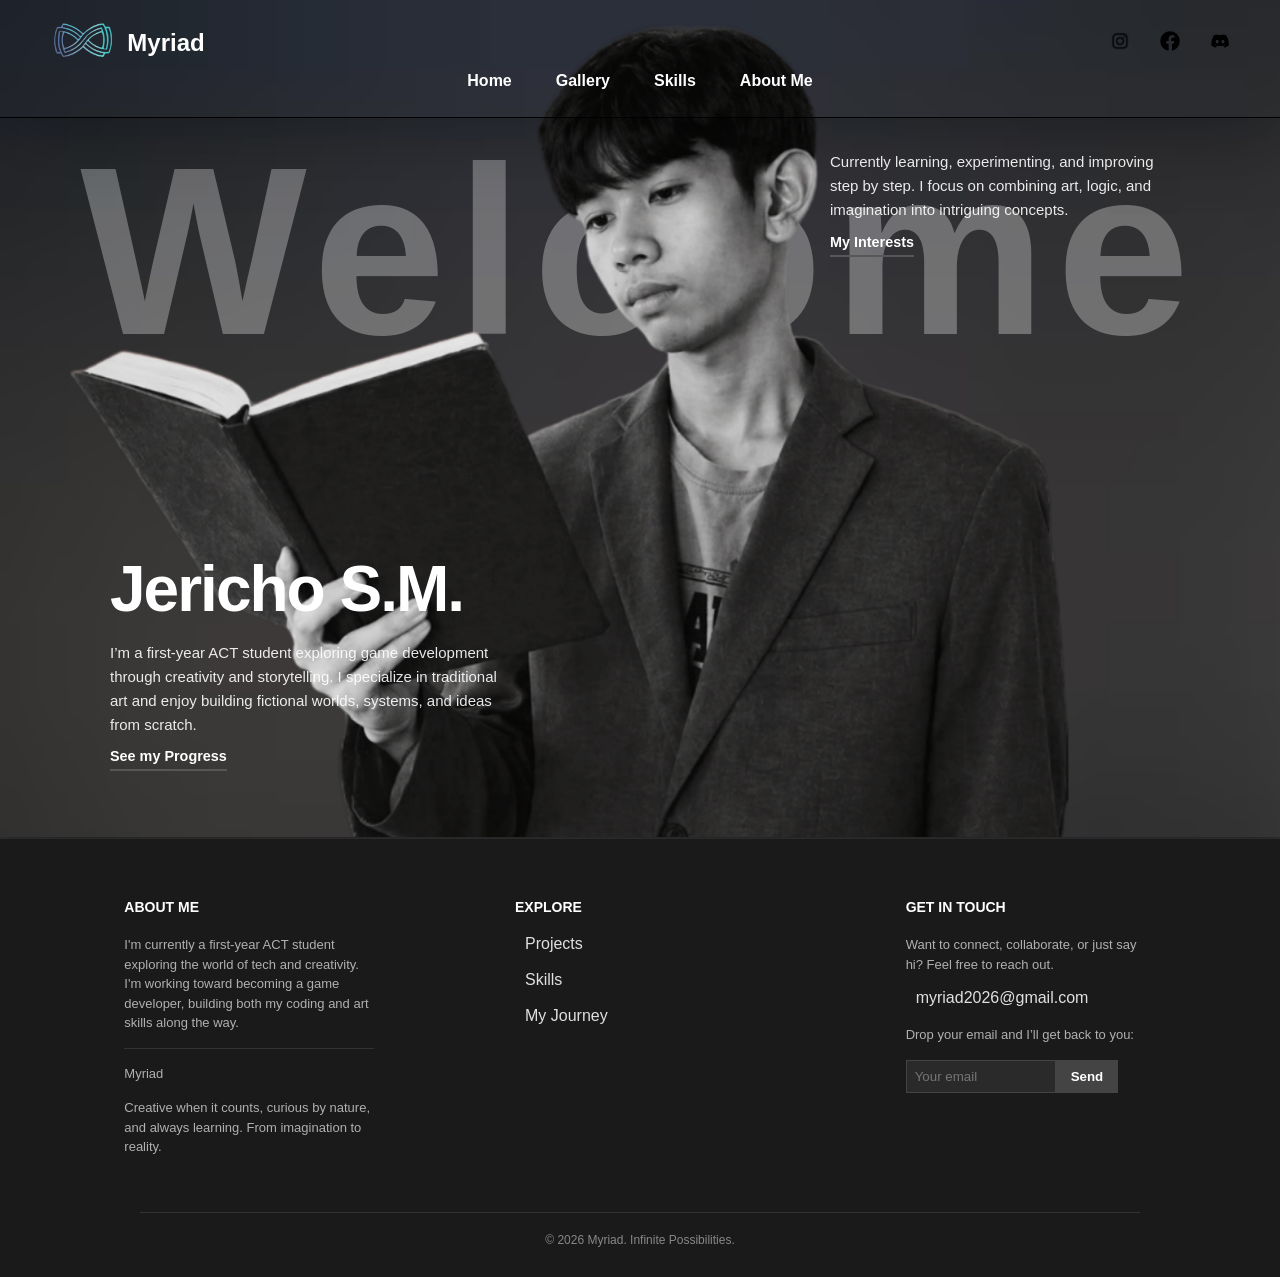
<file: index.html>
<!DOCTYPE html>
<html lang="en">
<head>
    <meta charset="UTF-8">
    <meta name="viewport" content="width=device-width, initial-scale=1.0">
    <title>Myriad</title>
    <link rel="stylesheet" href="css/index.css">
</head>

<body>
    <header class="navigation">
        <div class="top-bar">
            <div class="logo">
                <a href="index.html" class="logo-icon"><img src="images/myriad.png" alt=""></a> <span class="logo-title">Myriad</span>
            </div>
            <div class="social-icons">
                <a href="https://www.instagram.com/caffemehlown/" target="_blank"><img src="images/instagram.webp" alt=""></a> 
                <a href="https://www.facebook.com/jericho.sanmiguel.39" target="_blank"><img src="images/facebook.png" alt=""></a> 
                <a href="https://discord.com/users/1302242375640551486" target="_blank"><img src="images/discord.webp" alt=""></a>
            </div>
        </div>
        <nav class="links">
            <a href="index.html">Home</a>
            <a href="gallery.html">Gallery</a>
            <a href="skills.html">Skills</a>
            <a href="about-me.html">About Me</a>
        </nav>
    </header>

    <div class="hero">
        <div class="hero-content">
            <h1>Welcome</h1>
            <img src="images/hero-bg.png" alt="">
        </div>
    </div>

    <div class="intro">
        <p>Currently learning, experimenting, and improving step by step. 
        I focus on combining art, logic, and imagination into intriguing concepts.</p> 
        <a class="btn-prog" href="interests.html">
            My Interests
        </a>
    </div>

    <div class="intro-two">
        <h2>Jericho S.M.</h2>
        <p>
            I’m a first-year ACT student exploring game development through creativity and storytelling. 
            I specialize in traditional art and enjoy building fictional worlds, systems, and ideas from scratch.
        </p>

        <a href="progress.html" class="btn-prog">See my Progress</a>
    </div>

    <hr class="line">
    
    <footer class="footer">
        <div class="footer-container">
            
            <div class="footer-column">
                <h3 class="footer-title">About Me</h3>
                <p class="footer-text">
                    I'm currently a first-year ACT student exploring the world of tech and creativity. 
                    I'm working toward becoming a game developer, building both my coding and art skills along the way.
                </p>
                
                <div class="tax-box">
                    <p class="footer-text">Myriad</p>
                    <p class="footer-text">
                        Creative when it counts, curious by nature, and always learning. 
                        From imagination to reality.
                    </p>
                </div>
            </div>

            <div class="footer-column">
                <h3 class="footer-title">Explore</h3>
                <p><a href="" class="footer-email">Projects</a></p>
                <br>
                <p><a href="skills.html" class="footer-email">Skills</a></p>
                <br>
                <p><a href="progress.html" class="footer-email">My Journey</a></p>
            </div>

            <div class="footer-column">
                <h3 class="footer-title">Get In Touch</h3>
                <p class="footer-text">
                    Want to connect, collaborate, or just say hi? Feel free to reach out.
                </p>
                
                <a href="mailto:myriad2026@gmail.com" class="footer-email">
                    myriad2026@gmail.com
                </a>
                <br><br>

                <p class="footer-text">Drop your email and I’ll get back to you:</p>
                <form class="subscribe-form">
                    <input type="email" placeholder="Your email">
                    <button type="submit">Send</button>
                </form>
            </div>
        </div>

        <div class="footer-bottom">
            <p class="copyright-text">
                &copy; 2026 Myriad. Infinite Possibilities.
            </p>
        </div>
    </footer>
</body>
</html>
</file>
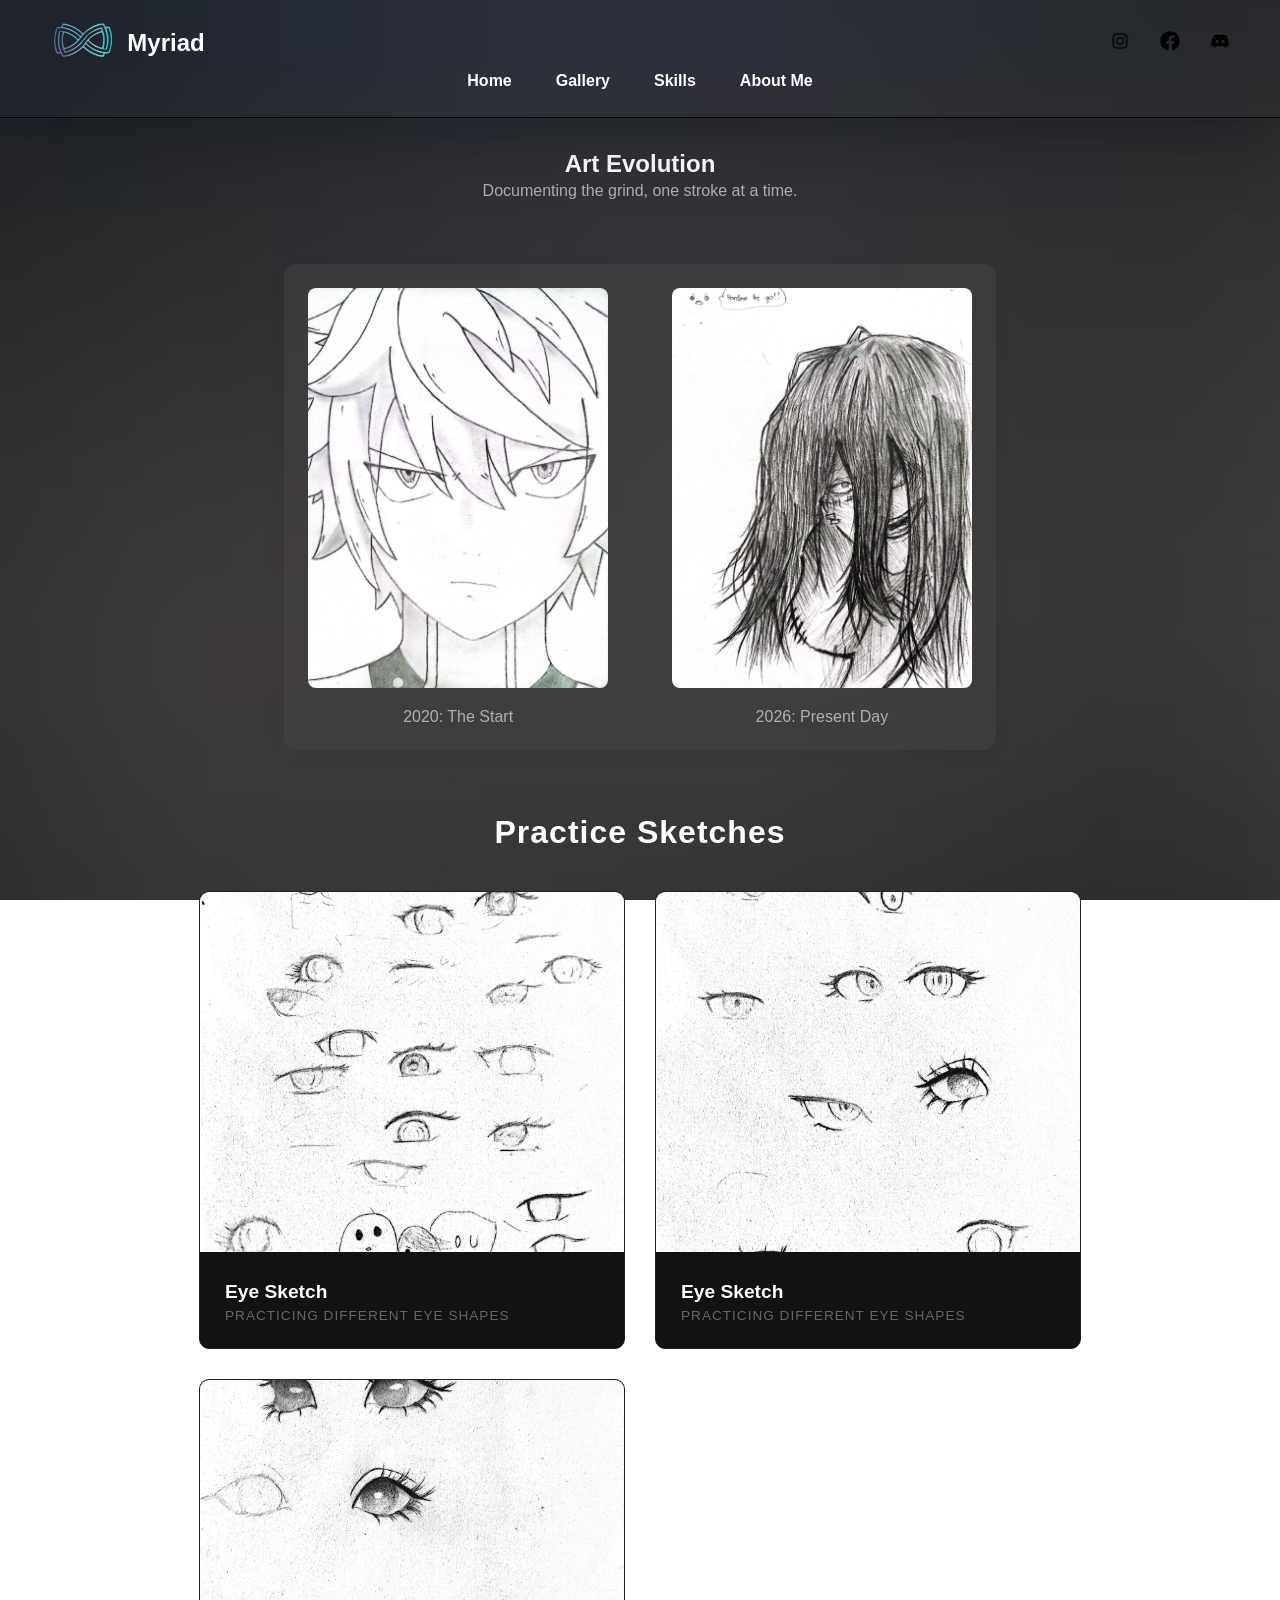
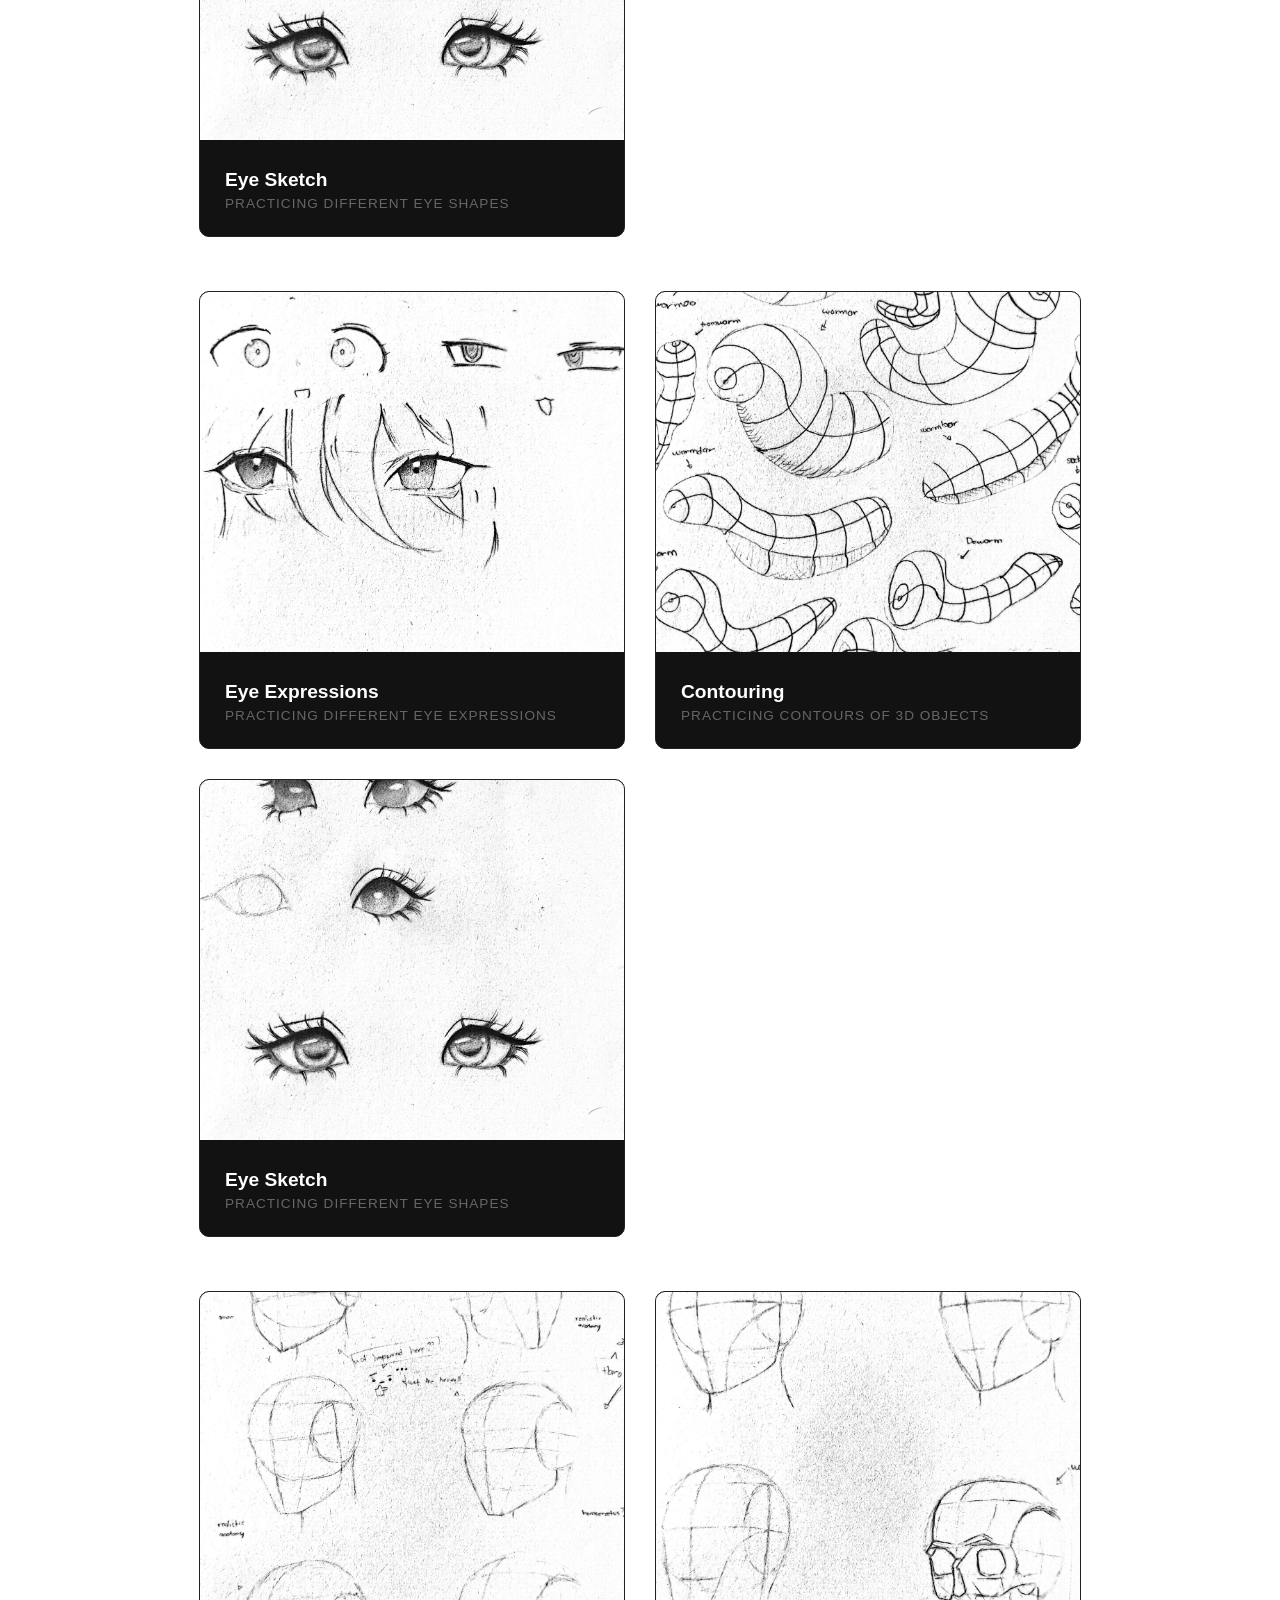
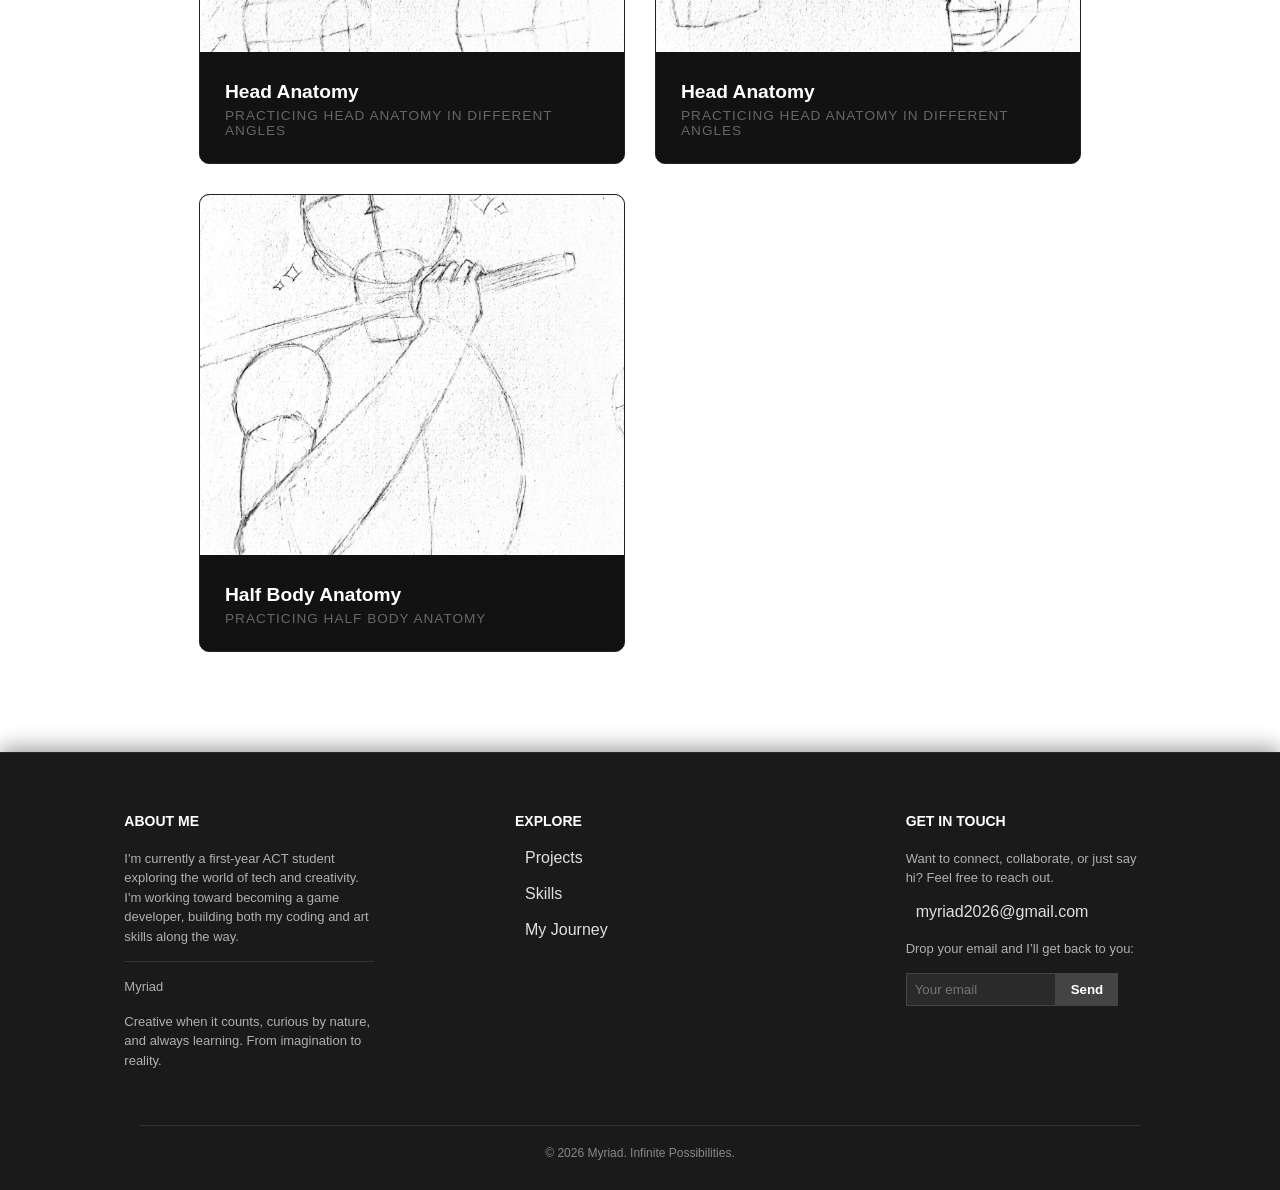
<file: artistry.html>
<!DOCTYPE html>
<html lang="en">
<head>
    <meta charset="UTF-8">
    <meta name="viewport" content="width=device-width, initial-scale=1.0">
    <title>Art Evolution</title>
    <link rel="stylesheet" href="css/style.css">
</head>
<body>

    <header class="navigation">
        <div class="top-bar">
            <div class="logo">
                <a href="index.html" class="logo-icon"><img src="images/myriad.png" alt=""></a> <span class="logo-title">Myriad</span>
            </div>
            <div class="social-icons">
                <a href="https://www.instagram.com/caffemehlown/" target="_blank"><img src="images/instagram.webp" alt=""></a> 
                <a href="https://www.facebook.com/jericho.sanmiguel.39" target="_blank"><img src="images/facebook.png" alt=""></a> 
                <a href="https://discord.com/users/1302242375640551486" target="_blank"><img src="images/discord.webp" alt=""></a>
            </div>
        </div>
        <nav class="links">
            <a href="index.html">Home</a>
            <a href="gallery.html">Gallery</a>
            <a href="skills.html">Skills</a>
            <a href="about-me.html">About Me</a>
        </nav>
    </header>

    <section class="section">
        
            <header class="art-header">
                <h1>Art Evolution</h1>
                <p>Documenting the grind, one stroke at a time.</p>
            </header>

            <div class="comparison-hero">
                <div class="hero-side">
                    <img src="images/before.jpg" alt="">
                    <span class="label">2020: The Start</span>
                </div>
                <div class="hero-side">
                    <img src="images/mahito.jpg" alt="">
                    <span class="label">2026: Present Day</span>
                </div>
            </div>

            <h2 class="art-update">Practice Sketches</h2>

            <div class="gallery-container">

                <div class="gallery-grid">

                    <div class="gallery-card">
                        <img src="images/eyes.jpg" alt="">
                        <div class="card-content">
                            <h3>Eye Sketch</h3>
                            <p>Practicing different eye shapes</p>
                        </div>
                    </div>

                    <div class="gallery-card">
                        <img src="images/eyes2.jpg" alt="">
                        <div class="card-content">
                            <h3>Eye Sketch</h3>
                            <p>Practicing different eye shapes</p>
                        </div>
                    </div>

                    <div class="gallery-card">
                        <img src="images/eyes3.jpg" alt="">
                        <div class="card-content">
                            <h3>Eye Sketch</h3>
                            <p>Practicing different eye shapes</p>
                        </div>
                    </div>

                </div>
                
            </div>

            <br><br><br>

            <div class="gallery-container">

                <div class="gallery-grid">

                    <div class="gallery-card">
                        <img src="images/expressions.jpg" alt="">
                        <div class="card-content">
                            <h3>Eye Expressions</h3>
                            <p>Practicing different eye expressions</p>
                        </div>
                    </div>

                    <div class="gallery-card">
                        <img src="images/contouring.jpg" alt="">
                        <div class="card-content">
                            <h3>Contouring</h3>
                            <p>Practicing contours of 3D objects</p>
                        </div>
                    </div>

                    <div class="gallery-card">
                        <img src="images/eyes3.jpg" alt="">
                        <div class="card-content">
                            <h3>Eye Sketch</h3>
                            <p>Practicing different eye shapes</p>
                        </div>
                    </div>

                </div>
                
            </div>

            <br><br><br>

            <div class="gallery-container">

                <div class="gallery-grid">

                    <div class="gallery-card">
                        <img src="images/head-anatomy.jpg" alt="">
                        <div class="card-content">
                            <h3>Head Anatomy</h3>
                            <p>Practicing head anatomy in different angles</p>
                        </div>
                    </div>

                    <div class="gallery-card">
                        <img src="images/head-anatomy2.jpg" alt="">
                        <div class="card-content">
                            <h3>Head Anatomy</h3>
                            <p>Practicing head anatomy in different angles</p>
                        </div>
                    </div>

                    <div class="gallery-card">
                        <img src="images/halfbody-anatomy.jpg" alt="">
                        <div class="card-content">
                            <h3>Half Body Anatomy</h3>
                            <p>Practicing half body anatomy</p>
                        </div>
                    </div>

                </div>
                
            </div>
        
    </section>
    
    <footer class="footer">
        <div class="footer-container">
            
            <div class="footer-column">
                <h3 class="footer-title">About Me</h3>
                <p class="footer-text">
                    I'm currently a first-year ACT student exploring the world of tech and creativity. 
                    I'm working toward becoming a game developer, building both my coding and art skills along the way.
                </p>
                
                <div class="tax-box">
                    <p class="footer-text">Myriad</p>
                    <p class="footer-text">
                        Creative when it counts, curious by nature, and always learning. 
                        From imagination to reality.
                    </p>
                </div>
            </div>

            <div class="footer-column">
                <h3 class="footer-title">Explore</h3>
                <p><a href="" class="footer-email">Projects</a></p>
                <br>
                <p><a href="skills.html" class="footer-email">Skills</a></p>
                <br>
                <p><a href="progress.html" class="footer-email">My Journey</a></p>
            </div>

            <div class="footer-column">
                <h3 class="footer-title">Get In Touch</h3>
                <p class="footer-text">
                    Want to connect, collaborate, or just say hi? Feel free to reach out.
                </p>
                
                <a href="mailto:myriad2026@gmail.com" class="footer-email">
                    myriad2026@gmail.com
                </a>
                <br><br>

                <p class="footer-text">Drop your email and I’ll get back to you:</p>
                <form class="subscribe-form">
                    <input type="email" placeholder="Your email">
                    <button type="submit">Send</button>
                </form>
            </div>
        </div>

        <div class="footer-bottom">
            <p class="copyright-text">
                &copy; 2026 Myriad. Infinite Possibilities.
            </p>
        </div>
    </footer>
</body>
</html>
</file>
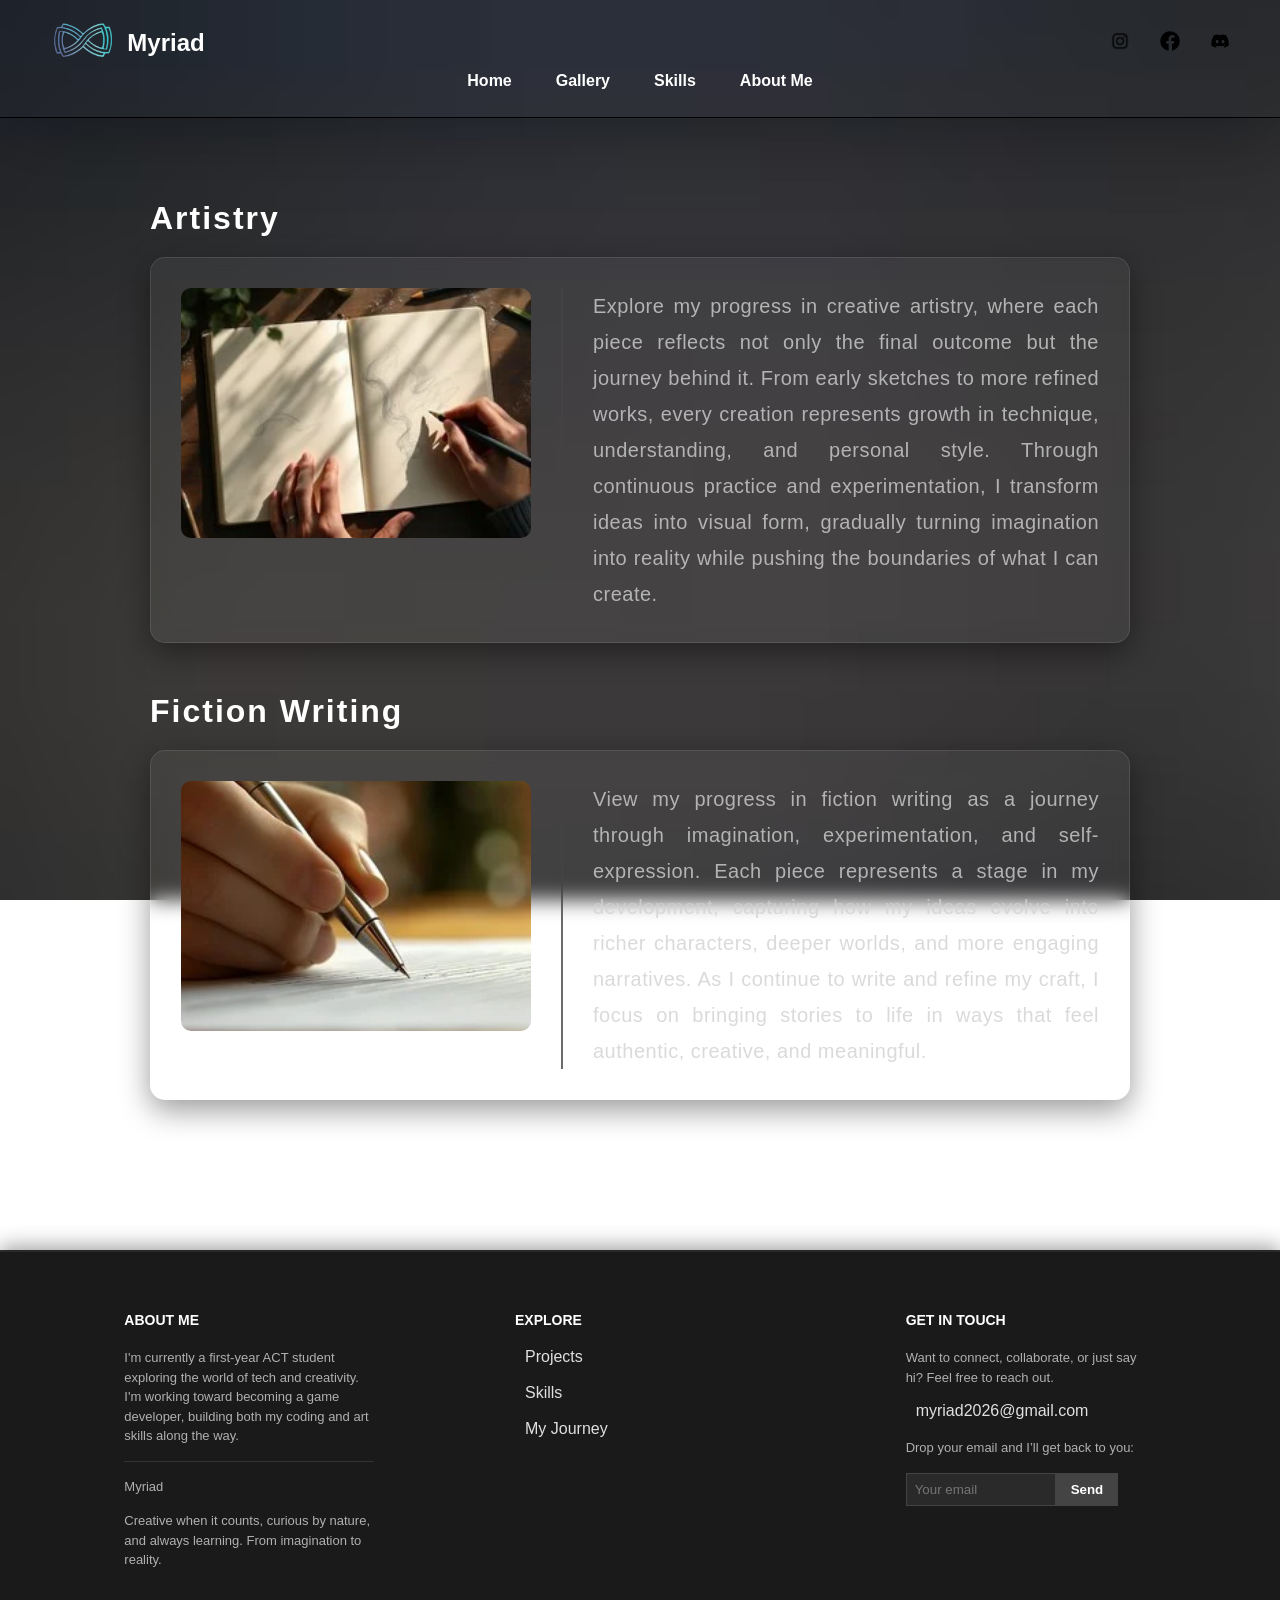
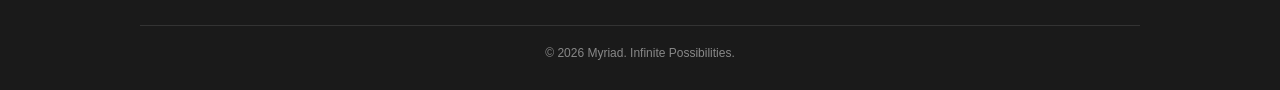
<file: progress.html>
<!DOCTYPE html>
<html lang="en">
<head>
    <meta charset="UTF-8">
    <meta name="viewport" content="width=device-width, initial-scale=1.0">
    <title>Progress</title>
    <link rel="stylesheet" href="css/other.css">
    </head>
<body>
    <header class="navigation">
        <div class="top-bar">
            <div class="logo">
                <a href="index.html" class="logo-icon"><img src="images/myriad.png" alt=""></a> <span class="logo-title">Myriad</span>
            </div>
            <div class="social-icons">
                <a href="https://www.instagram.com/caffemehlown/" target="_blank"><img src="images/instagram.webp" alt=""></a> 
                <a href="https://www.facebook.com/jericho.sanmiguel.39" target="_blank"><img src="images/facebook.png" alt=""></a> 
                <a href="https://discord.com/users/1302242375640551486" target="_blank"><img src="images/discord.webp" alt=""></a>
            </div>
        </div>
        <nav class="links">
            <a href="index.html">Home</a>
            <a href="gallery.html">Gallery</a>
            <a href="skills.html">Skills</a>
            <a href="about-me.html">About Me</a>
        </nav>
    </header>

    <section class="section">
        <div class="progress-container">
            
            <h1>Artistry</h1>
            <a href="artistry.html">
                <div class="progress-row">
                    <img src="images/artistry.webp" alt="">
                    <p>Explore my progress in creative artistry, where each piece reflects not only the final outcome but the journey behind it. From early sketches to more refined works, every creation represents growth in technique, understanding, and personal style. Through continuous practice and experimentation, I transform ideas into visual form, gradually turning imagination into reality while pushing the boundaries of what I can create.</p>
                </div>
            </a>
            
            <h1>Fiction Writing</h1>
            <a href="world-building.html">
                <div class="progress-row">
                    <img src="images/fiction.webp" alt="">
                    <p>View my progress in fiction writing as a journey through imagination, experimentation, and self-expression. Each piece represents a stage in my development, capturing how my ideas evolve into richer characters, deeper worlds, and more engaging narratives. As I continue to write and refine my craft, I focus on bringing stories to life in ways that feel authentic, creative, and meaningful.</p>
                </div>
            </a>
        </div>
    </section>
            
    <hr class="line">

    <footer class="footer">
        <div class="footer-container">
            
            <div class="footer-column">
                <h3 class="footer-title">About Me</h3>
                <p class="footer-text">
                    I'm currently a first-year ACT student exploring the world of tech and creativity. 
                    I'm working toward becoming a game developer, building both my coding and art skills along the way.
                </p>
                
                <div class="tax-box">
                    <p class="footer-text">Myriad</p>
                    <p class="footer-text">
                        Creative when it counts, curious by nature, and always learning. 
                        From imagination to reality.
                    </p>
                </div>
            </div>

            <div class="footer-column">
                <h3 class="footer-title">Explore</h3>
                <p><a href="" class="footer-email">Projects</a></p>
                <br>
                <p><a href="skills.html" class="footer-email">Skills</a></p>
                <br>
                <p><a href="progress.html" class="footer-email">My Journey</a></p>
            </div>

            <div class="footer-column">
                <h3 class="footer-title">Get In Touch</h3>
                <p class="footer-text">
                    Want to connect, collaborate, or just say hi? Feel free to reach out.
                </p>
                
                <a href="mailto:myriad2026@gmail.com" class="footer-email">
                    myriad2026@gmail.com
                </a>
                <br><br>

                <p class="footer-text">Drop your email and I’ll get back to you:</p>
                <form class="subscribe-form">
                    <input type="email" placeholder="Your email">
                    <button type="submit">Send</button>
                </form>
            </div>
        </div>

        <div class="footer-bottom">
            <p class="copyright-text">
                &copy; 2026 Myriad. Infinite Possibilities.
            </p>
        </div>
    </footer>
</body>
</html>
</file>
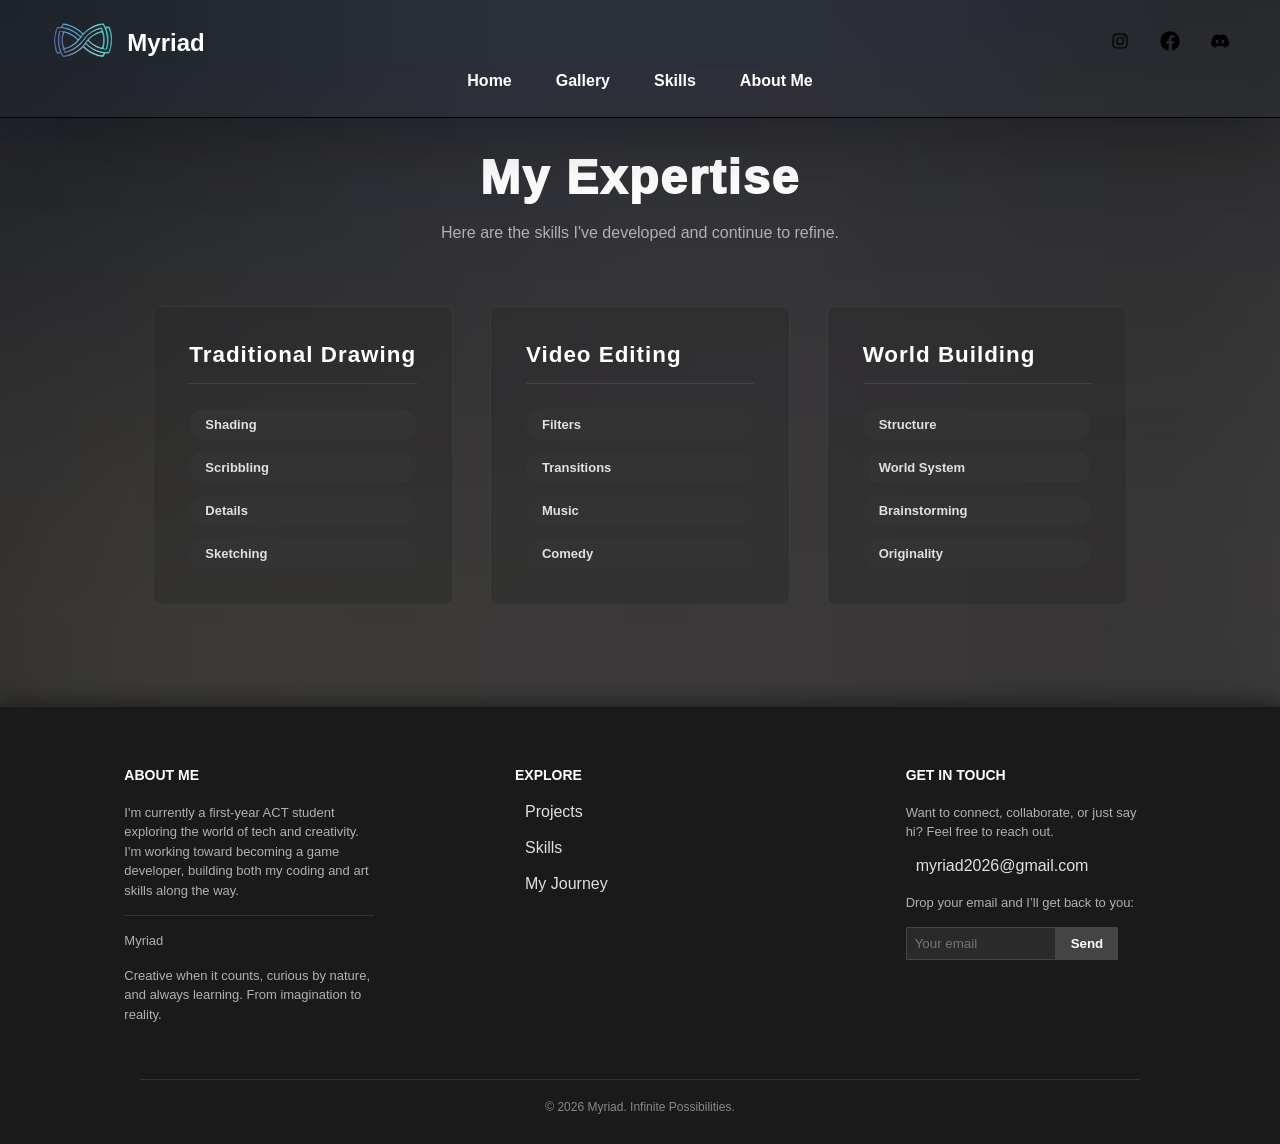
<file: skills.html>
<!DOCTYPE html>
<html lang="en">
<head>
    <meta charset="UTF-8">
    <meta name="viewport" content="width=device-width, initial-scale=1.0">
    <title>Skills</title>
    <link rel="stylesheet" href="css/style.css">
    </head>
<body>
    <header class="navigation">
        <div class="top-bar">
            <div class="logo">
                <a href="index.html" class="logo-icon"><img src="images/myriad.png" alt=""></a> <span class="logo-title">Myriad</span>
            </div>
            <div class="social-icons">
                <a href="https://www.instagram.com/caffemehlown/" target="_blank"><img src="images/instagram.webp" alt=""></a> 
                <a href="https://www.facebook.com/jericho.sanmiguel.39" target="_blank"><img src="images/facebook.png" alt=""></a> 
                <a href="https://discord.com/users/1302242375640551486" target="_blank"><img src="images/discord.webp" alt=""></a>
            </div>
        </div>
        <nav class="links">
            <a href="index.html">Home</a>
            <a href="gallery.html">Gallery</a>
            <a href="skills.html">Skills</a>
            <a href="about-me.html">About Me</a>
        </nav>
    </header>

    <section class="section">
        <div class="skills-container">
            <div class="skills-header">
                <h2>My Expertise</h2>
                <p>Here are the skills I've developed and continue to refine.</p>
            </div>

            <div class="skills">
                <a href="traditional-drawing.html">
                    <div class="skill-card">
                        <h3>Traditional Drawing</h3>
                        <div class="skill-tags">
                            <span>Shading</span>
                            <span>Scribbling</span>
                            <span>Details</span>
                            <span>Sketching</span>
                        </div>
                    </div>
                </a>

                <a href="video-editing.html">
                    <div class="skill-card">
                        <h3>Video Editing</h3>
                        <div class="skill-tags">
                            <span>Filters</span>
                            <span>Transitions</span>
                            <span>Music</span>
                            <span>Comedy</span>
                        </div>
                    </div>
                </a>

                <a href="world-building.html">
                    <div class="skill-card">
                        <h3>World Building</h3>
                        <div class="skill-tags">
                            <span>Structure</span>
                            <span>World System</span>
                            <span>Brainstorming</span>
                            <span>Originality</span>
                        </div>
                    </div>
                </a>
            </div>
        </div>
    </section>

    <hr class="line">

    <footer class="footer">
        <div class="footer-container">
            
            <div class="footer-column">
                <h3 class="footer-title">About Me</h3>
                <p class="footer-text">
                    I'm currently a first-year ACT student exploring the world of tech and creativity. 
                    I'm working toward becoming a game developer, building both my coding and art skills along the way.
                </p>
                
                <div class="tax-box">
                    <p class="footer-text">Myriad</p>
                    <p class="footer-text">
                        Creative when it counts, curious by nature, and always learning. 
                        From imagination to reality.
                    </p>
                </div>
            </div>

            <div class="footer-column">
                <h3 class="footer-title">Explore</h3>
                <p><a href="" class="footer-email">Projects</a></p>
                <br>
                <p><a href="skills.html" class="footer-email">Skills</a></p>
                <br>
                <p><a href="progress.html" class="footer-email">My Journey</a></p>
            </div>

            <div class="footer-column">
                <h3 class="footer-title">Get In Touch</h3>
                <p class="footer-text">
                    Want to connect, collaborate, or just say hi? Feel free to reach out.
                </p>
                
                <a href="mailto:myriad2026@gmail.com" class="footer-email">
                    myriad2026@gmail.com
                </a>
                <br><br>

                <p class="footer-text">Drop your email and I’ll get back to you:</p>
                <form class="subscribe-form">
                    <input type="email" placeholder="Your email">
                    <button type="submit">Send</button>
                </form>
            </div>
        </div>

        <div class="footer-bottom">
            <p class="copyright-text">
                &copy; 2026 Myriad. Infinite Possibilities.
            </p>
        </div>
    </footer>
</body>
</html>
</file>
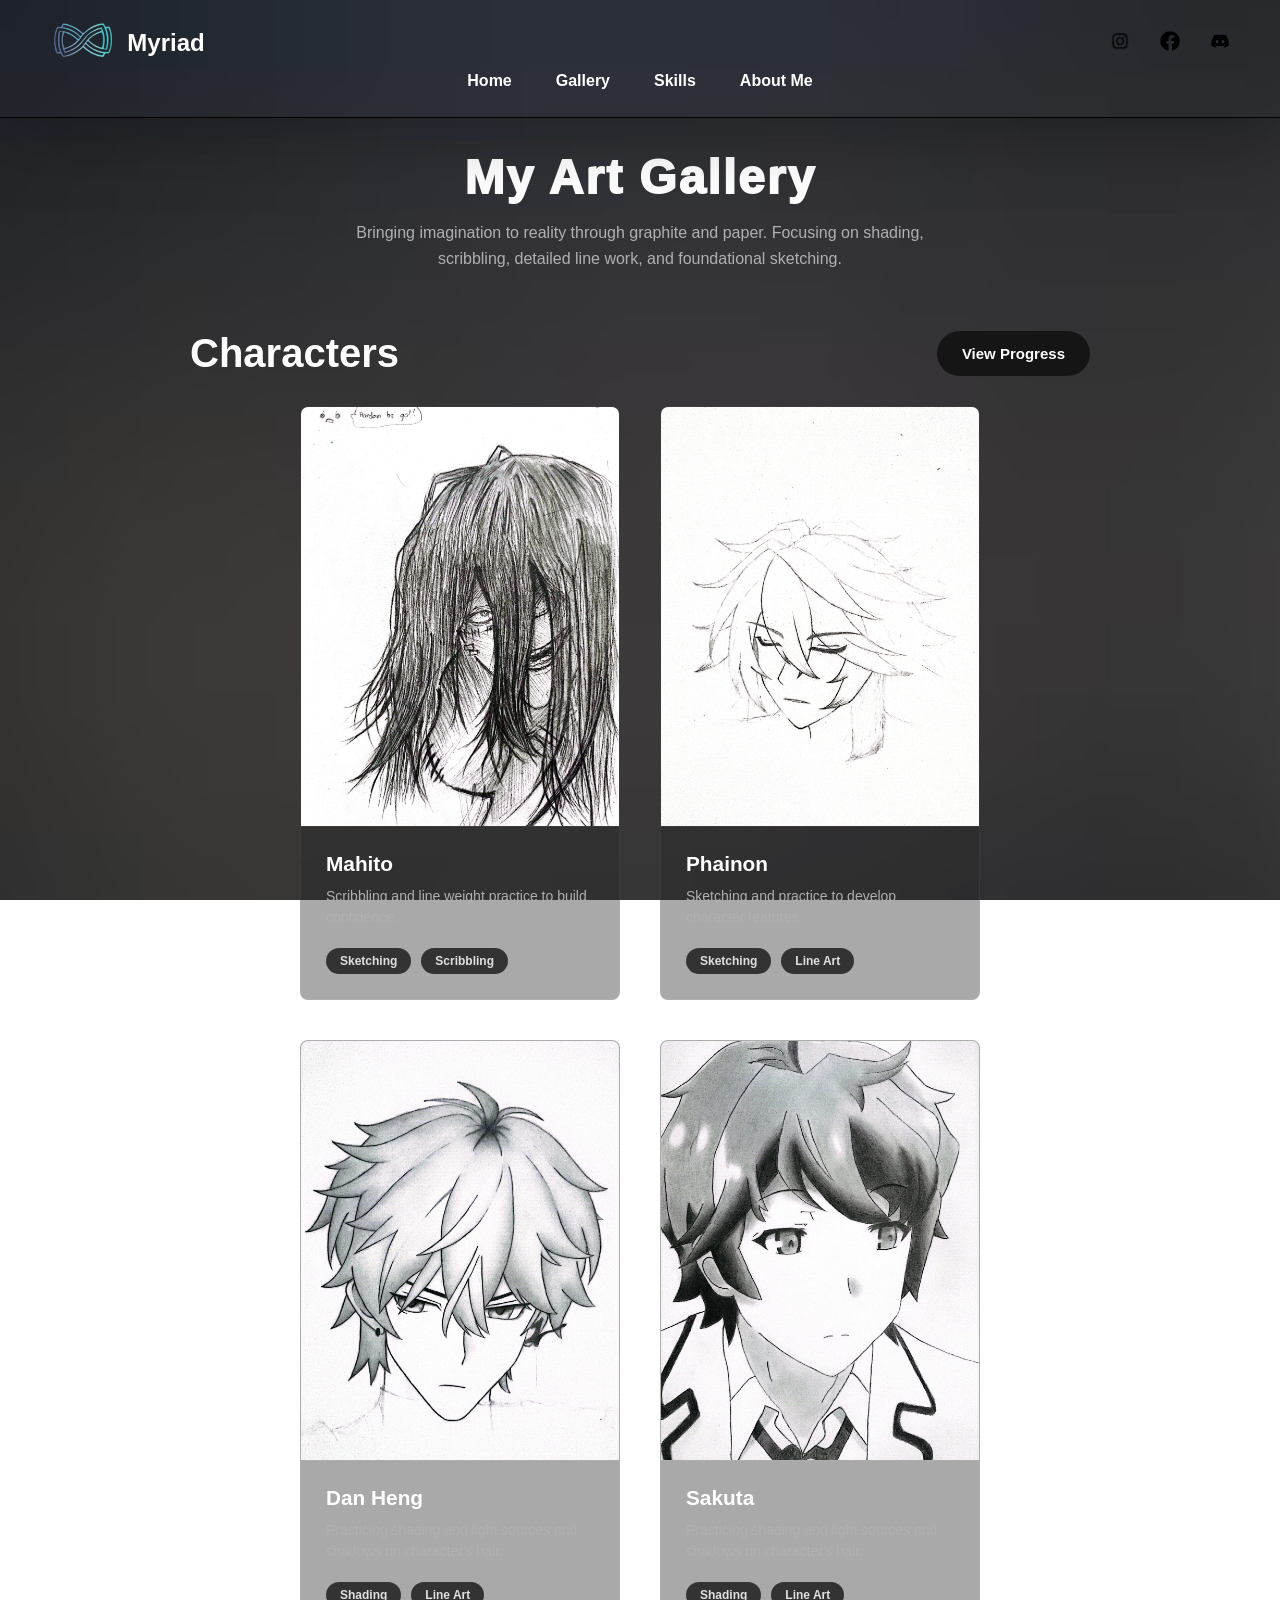
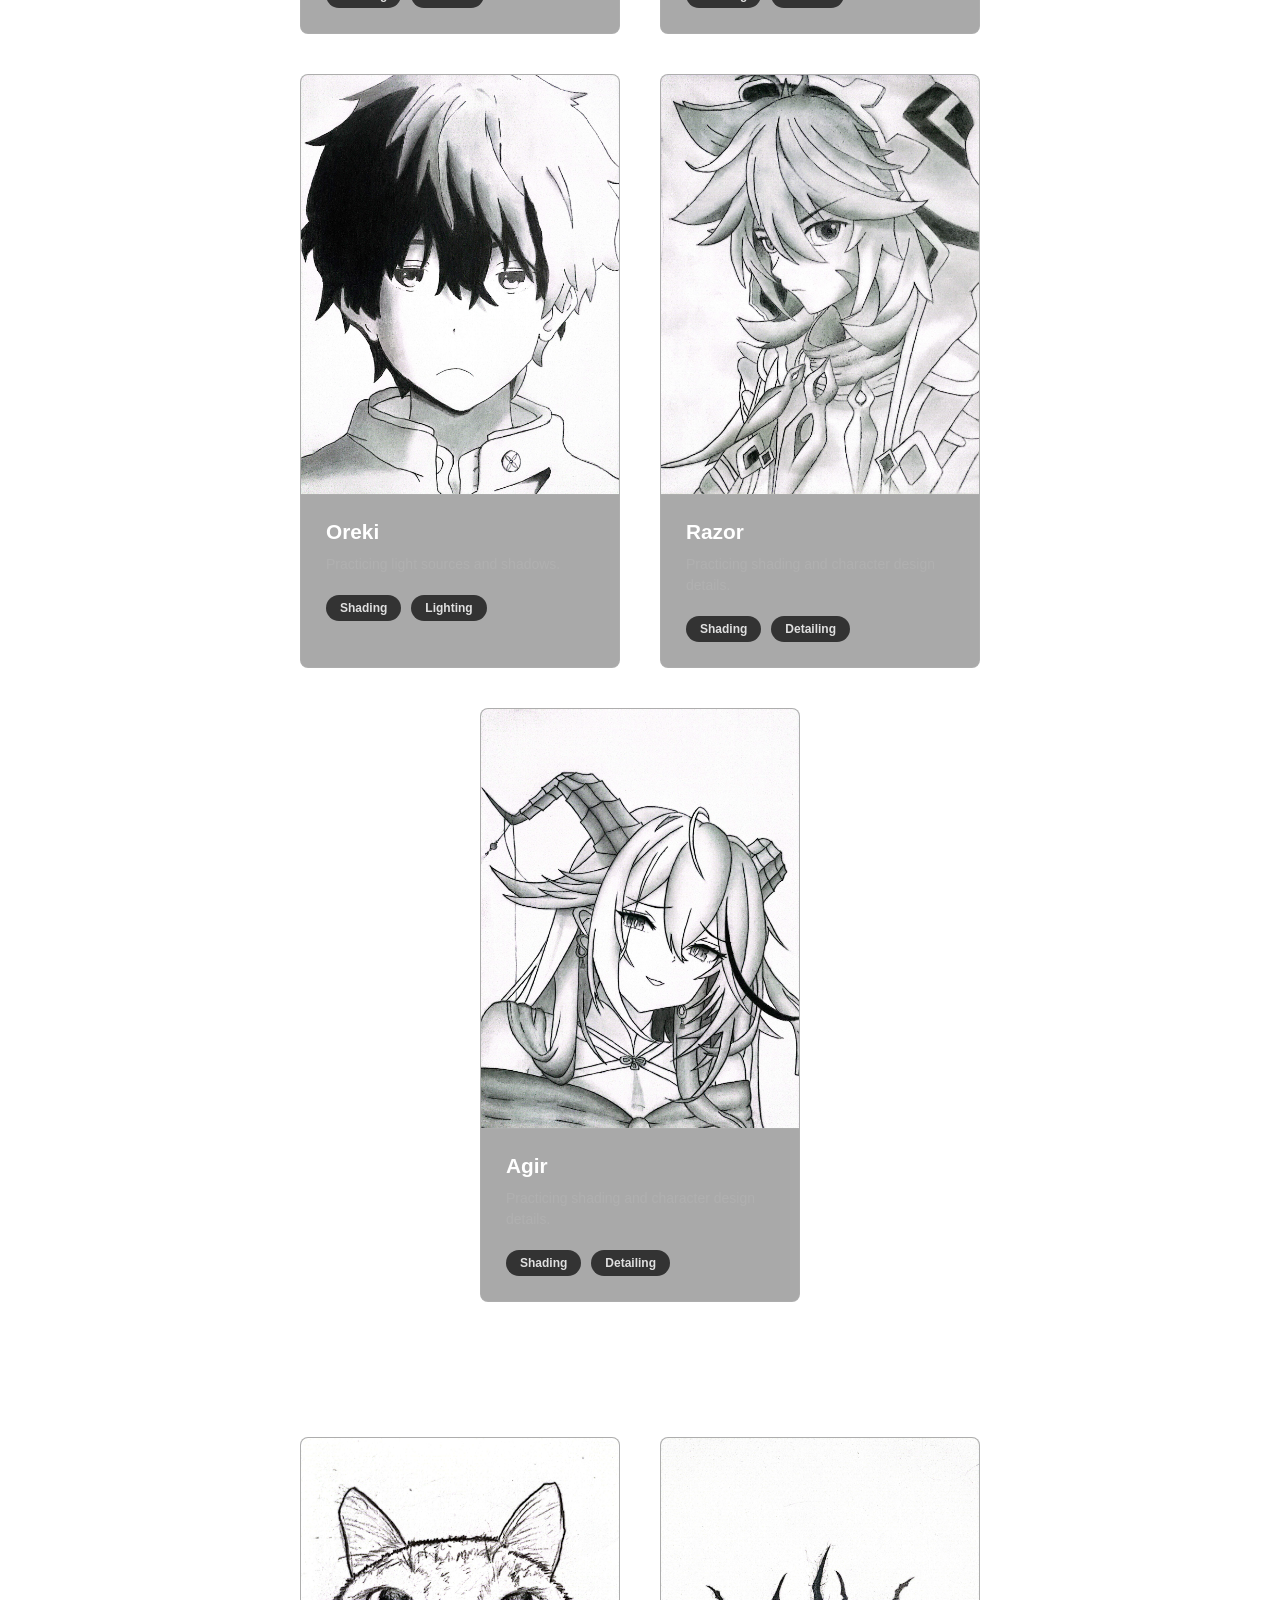
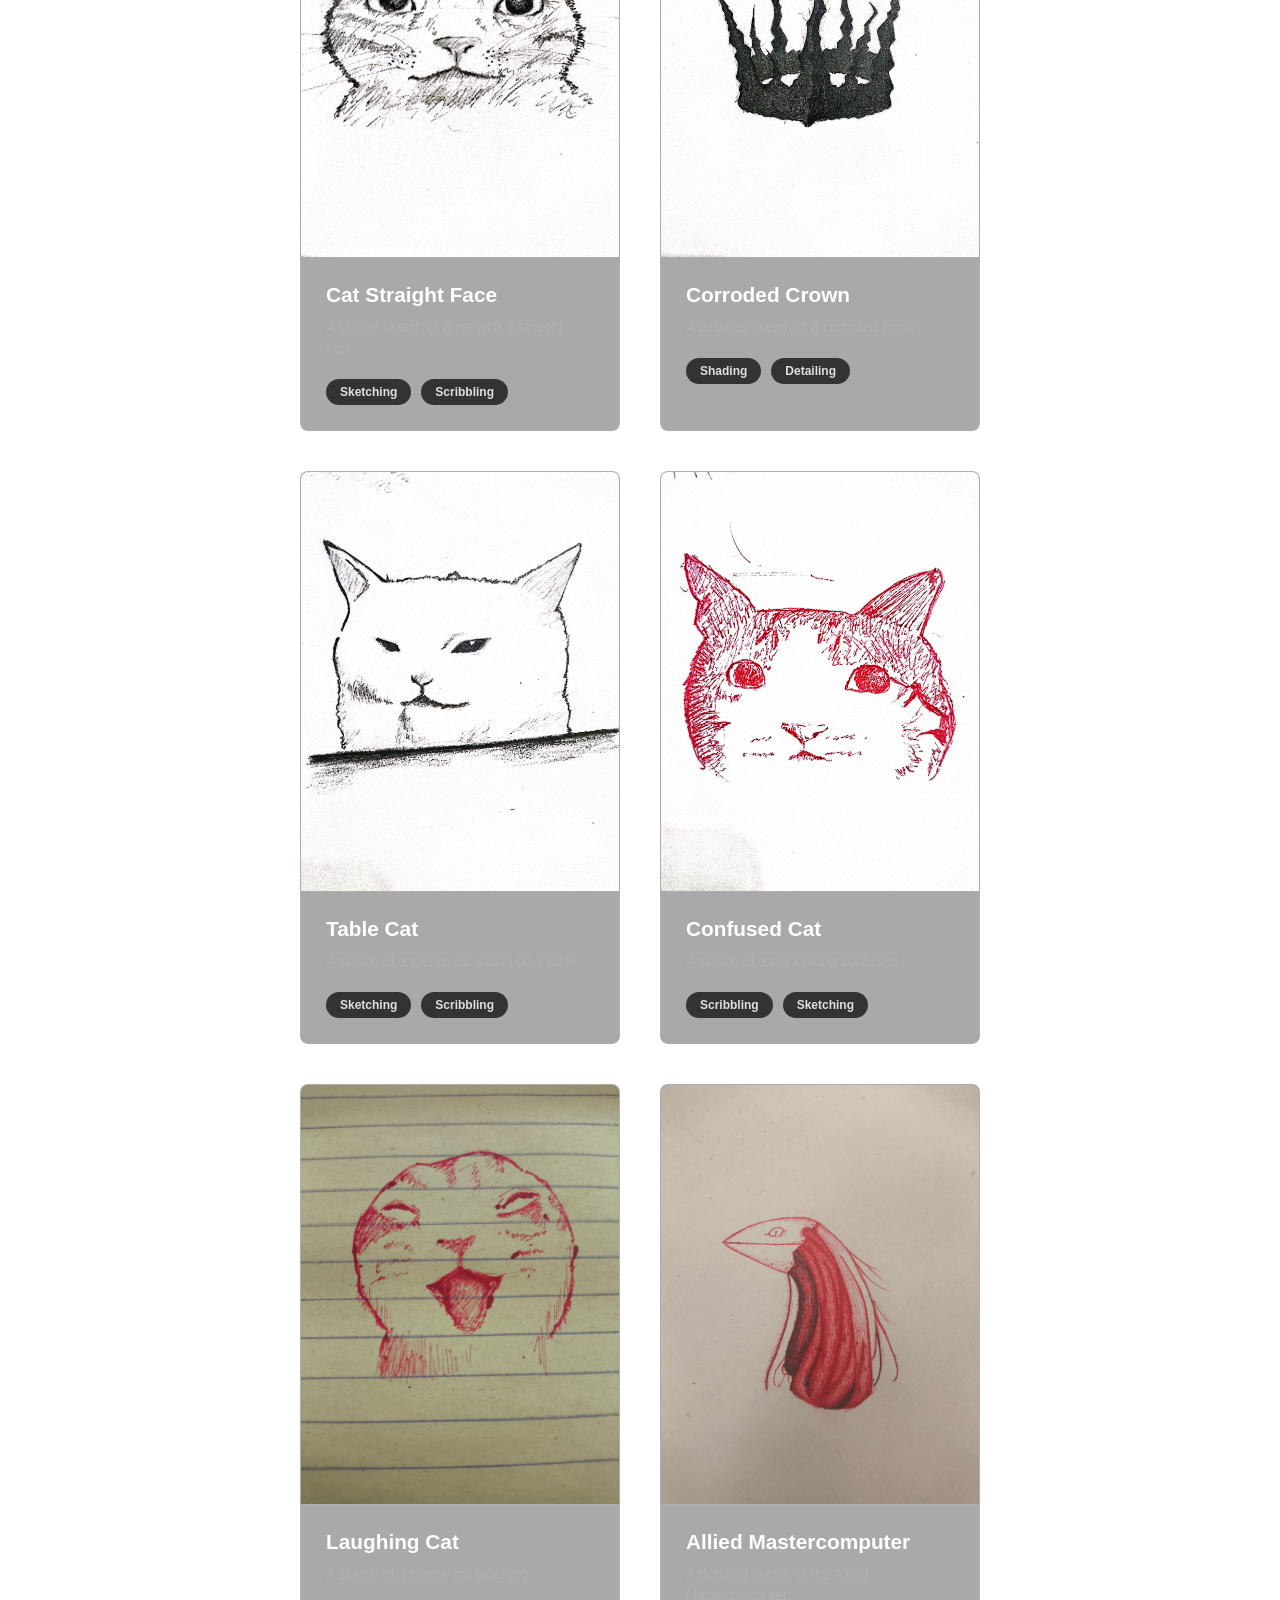
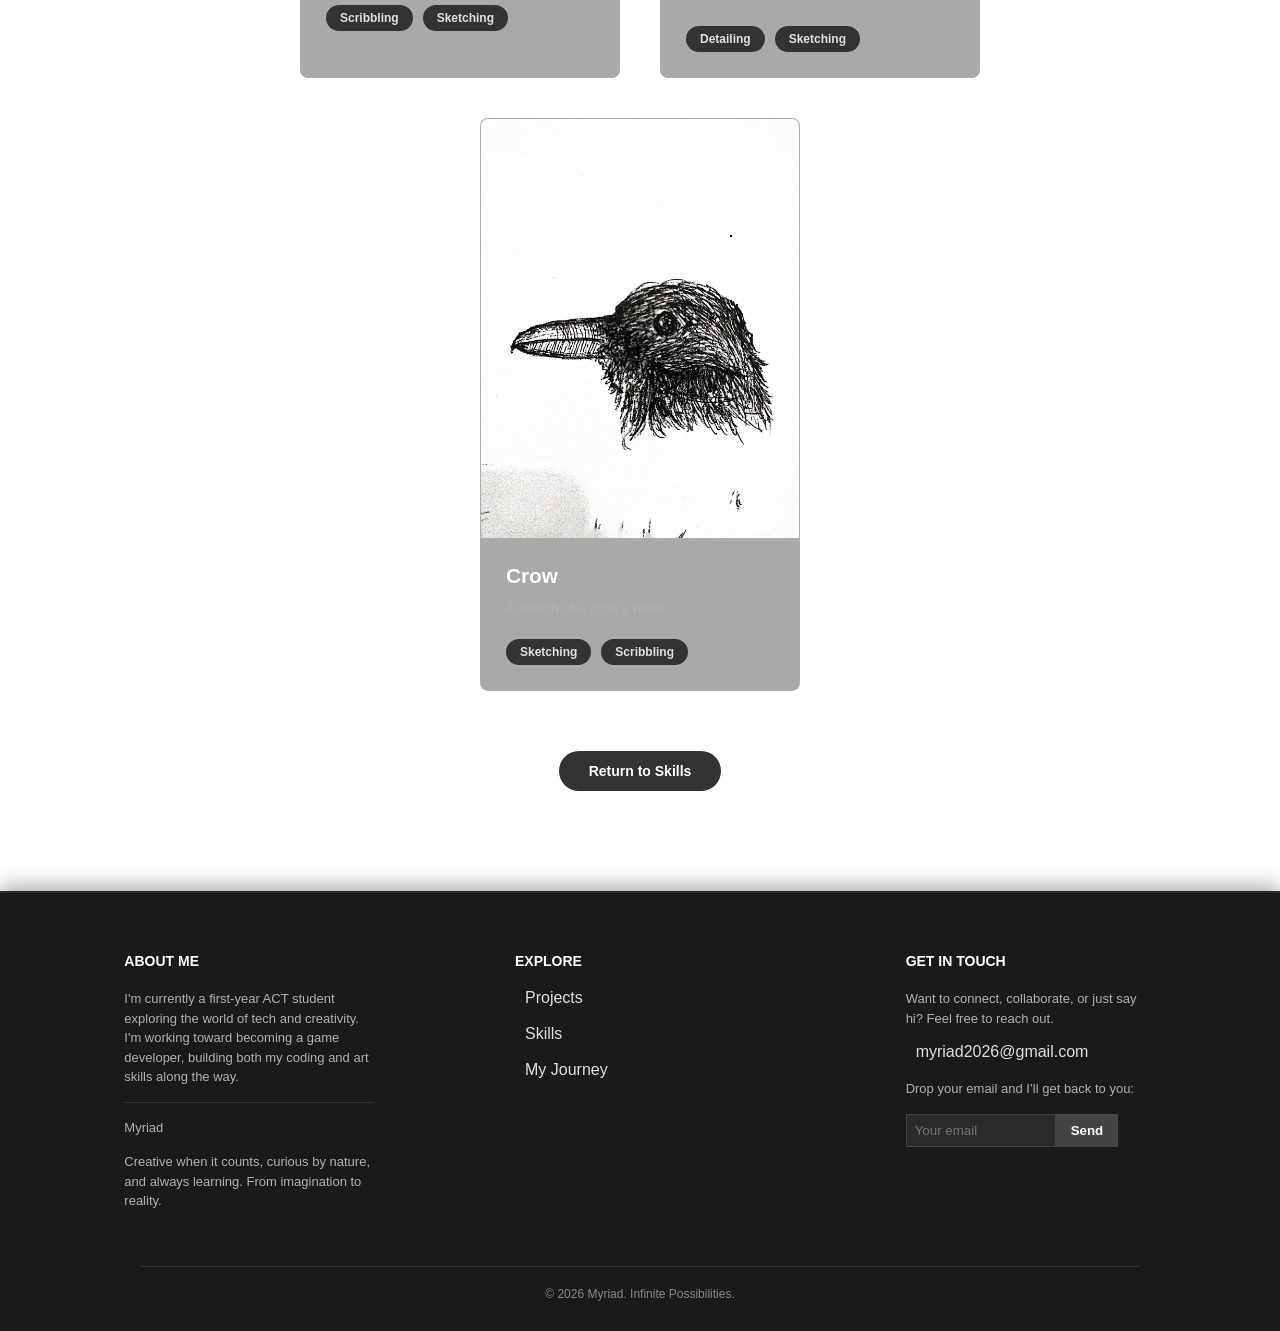
<file: traditional-drawing.html>
<!DOCTYPE html>
<html lang="en">
<head>
    <meta charset="UTF-8">
    <meta name="viewport" content="width=device-width, initial-scale=1.0">
    <title>Traditional Drawing</title>
    <link rel="stylesheet" href="css/style.css">
    </head>
<body>
    <header class="navigation">
        <div class="top-bar">
            <div class="logo">
                <a href="index.html" class="logo-icon"><img src="images/myriad.png" alt=""></a> <span class="logo-title">Myriad</span>
            </div>
            <div class="social-icons">
                <a href="https://www.instagram.com/caffemehlown/" target="_blank"><img src="images/instagram.webp" alt=""></a> 
                <a href="https://www.facebook.com/jericho.sanmiguel.39" target="_blank"><img src="images/facebook.png" alt=""></a> 
                <a href="https://discord.com/users/1302242375640551486" target="_blank"><img src="images/discord.webp" alt=""></a>
            </div>
        </div>
        <nav class="links">
            <a href="index.html">Home</a>
            <a href="gallery.html">Gallery</a>
            <a href="skills.html">Skills</a>
            <a href="about-me.html">About Me</a>
        </nav>
    </header>

    <section class="section">
        <div class="skills-container">
            <div class="skills-header">
                <h2>My Art Gallery</h2>
                <p>Bringing imagination to reality through graphite and paper. Focusing on shading, scribbling, detailed line work, and foundational sketching.</p>
            </div>

            <div class="skills-header-two">
                <h1>Characters</h1>
               <a href="artistry.html" class="btn-progress">View Progress</a>
            </div>

            <div class="art-showcase">

                <div class="art-card">
                    <div class="art-image">
                        <img src="images/mahito.jpg" alt="">
                    </div>
                    <div class="art-info">
                        <h3>Mahito</h3>
                        <p>Scribbling and line weight practice to build confidence.</p>
                        <div class="pill-tags">
                            <span class="tag">Sketching</span>
                            <span class="tag">Scribbling</span>
                        </div>
                    </div>
                </div>

                <div class="art-card">
                    <div class="art-image">
                        <img src="images/phainon.jpg" alt="">
                    </div>
                    <div class="art-info">
                        <h3>Phainon</h3>
                        <p>Sketching and practice to develop character features.</p>
                        <div class="pill-tags">
                            <span class="tag">Sketching</span>
                            <span class="tag">Line Art</span>
                        </div>
                    </div>
                </div>

                <div class="art-card">
                    <div class="art-image">
                        <img src="images/danheng.jpg" alt="">
                    </div>
                    <div class="art-info">
                        <h3>Dan Heng</h3>
                        <p>Practicing shading and light sources and shadows on character's hair.</p>
                        <div class="pill-tags">
                            <span class="tag">Shading</span>
                            <span class="tag">Line Art</span>
                        </div>
                    </div>
                </div>

                <div class="art-card">
                    <div class="art-image">
                        <img src="images/sakuta.jpg" alt="">
                    </div>
                    <div class="art-info">
                        <h3>Sakuta</h3>
                        <p>Practicing shading and light sources and shadows on character's hair.</p>
                        <div class="pill-tags">
                            <span class="tag">Shading</span>
                            <span class="tag">Line Art</span>
                        </div>
                    </div>
                </div>

                <div class="art-card">
                    <div class="art-image">
                        <img src="images/oreki.jpg" alt="">
                    </div>
                    <div class="art-info">
                        <h3>Oreki</h3>
                        <p>Practicing light sources and shadows.</p>
                        <div class="pill-tags">
                            <span class="tag">Shading</span>
                            <span class="tag">Lighting</span>
                        </div>
                    </div>
                </div>

                <div class="art-card">
                    <div class="art-image">
                        <img src="images/razor.jpg" alt="">
                    </div>
                    <div class="art-info">
                        <h3>Razor</h3>
                        <p>Practicing shading and character design details.</p>
                        <div class="pill-tags">
                            <span class="tag">Shading</span>
                            <span class="tag">Detailing</span>
                        </div>
                    </div>
                </div>

                <div class="art-card">
                    <div class="art-image">
                        <img src="images/agir.jpg" alt="">
                    </div>
                    <div class="art-info">
                        <h3>Agir</h3>
                        <p>Practicing shading and character design details.</p>
                        <div class="pill-tags">
                            <span class="tag">Shading</span>
                            <span class="tag">Detailing</span>
                        </div>
                    </div>
                </div>

            </div>

            

            <div class="skills-header-two">
                <h1>Other</h1>
            </div>

            <div class="art-showcase">

                <div class="art-card">
                    <div class="art-image">
                        <img src="images/nah-id-meow.jpg" alt="">
                    </div>
                    <div class="art-info">
                        <h3>Cat Straight Face</h3>
                        <p>A simple sketch of a cat with a straight face.</p>
                        <div class="pill-tags">
                            <span class="tag">Sketching</span>
                            <span class="tag">Scribbling</span>
                        </div>
                    </div>
                </div>

                <div class="art-card">
                    <div class="art-image">
                        <img src="images/crown.jpg" alt="">
                    </div>
                    <div class="art-info">
                        <h3>Corroded Crown</h3>
                        <p>A detailed sketch of a corroded crown.</p>
                        <div class="pill-tags">
                            <span class="tag">Shading</span>
                            <span class="tag">Detailing</span>
                        </div>
                    </div>
                </div>

                <div class="art-card">
                    <div class="art-image">
                        <img src="images/table-cat.jpg" alt="">
                    </div>
                    <div class="art-info">
                        <h3>Table Cat</h3>
                        <p>A sketch of a meme cat sitting on a table.</p>
                        <div class="pill-tags">
                            <span class="tag">Sketching</span>
                            <span class="tag">Scribbling</span>
                        </div>
                    </div>
                </div>

                <div class="art-card">
                    <div class="art-image">
                        <img src="images/cat-confused.jpg" alt="">
                    </div>
                    <div class="art-info">
                        <h3>Confused Cat</h3>
                        <p>A sketch of a cat looking confused.</p>
                        <div class="pill-tags">
                            <span class="tag">Scribbling</span>
                            <span class="tag">Sketching</span>
                        </div>
                    </div>
                </div>

                <div class="art-card">
                    <div class="art-image">
                        <img src="images/laughing-cat.jpg" alt="">
                    </div>
                    <div class="art-info">
                        <h3>Laughing Cat</h3>
                        <p>A sketch of a meme cat laughing.</p>
                        <div class="pill-tags">
                            <span class="tag">Scribbling</span>
                            <span class="tag">Sketching</span>
                        </div>
                    </div>
                </div>

                <div class="art-card">
                    <div class="art-image">
                        <img src="images/allied-mastercomputer.jpg" alt="">
                    </div>
                    <div class="art-info">
                        <h3>Allied Mastercomputer</h3>
                        <p>A detailed sketch of the Allied Mastercomputer.</p>
                        <div class="pill-tags">
                            <span class="tag">Detailing</span>
                            <span class="tag">Sketching</span>
                        </div>
                    </div>
                </div>

                <div class="art-card">
                    <div class="art-image">
                        <img src="images/crow.jpg" alt="">
                    </div>
                    <div class="art-info">
                        <h3>Crow</h3>
                        <p>A sketch of a crow's head.</p>
                        <div class="pill-tags">
                            <span class="tag">Sketching</span>
                            <span class="tag">Scribbling</span>
                        </div>
                    </div>
                </div>

            </div>

            <div class="back-link">
                <a href="skills.html" class="btn-return">Return to Skills</a>
            </div>

        </div>
    </section>
            
    <hr class="line">

    <footer class="footer">
        <div class="footer-container">
            
            <div class="footer-column">
                <h3 class="footer-title">About Me</h3>
                <p class="footer-text">
                    I'm currently a first-year ACT student exploring the world of tech and creativity. 
                    I'm working toward becoming a game developer, building both my coding and art skills along the way.
                </p>
                
                <div class="tax-box">
                    <p class="footer-text">Myriad</p>
                    <p class="footer-text">
                        Creative when it counts, curious by nature, and always learning. 
                        From imagination to reality.
                    </p>
                </div>
            </div>

            <div class="footer-column">
                <h3 class="footer-title">Explore</h3>
                <p><a href="" class="footer-email">Projects</a></p>
                <br>
                <p><a href="skills.html" class="footer-email">Skills</a></p>
                <br>
                <p><a href="progress.html" class="footer-email">My Journey</a></p>
            </div>

            <div class="footer-column">
                <h3 class="footer-title">Get In Touch</h3>
                <p class="footer-text">
                    Want to connect, collaborate, or just say hi? Feel free to reach out.
                </p>
                
                <a href="mailto:myriad2026@gmail.com" class="footer-email">
                    myriad2026@gmail.com
                </a>
                <br><br>

                <p class="footer-text">Drop your email and I’ll get back to you:</p>
                <form class="subscribe-form">
                    <input type="email" placeholder="Your email">
                    <button type="submit">Send</button>
                </form>
            </div>
        </div>

        <div class="footer-bottom">
            <p class="copyright-text">
                &copy; 2026 Myriad. Infinite Possibilities.
            </p>
        </div>
    </footer>
</body>
</html>
</file>
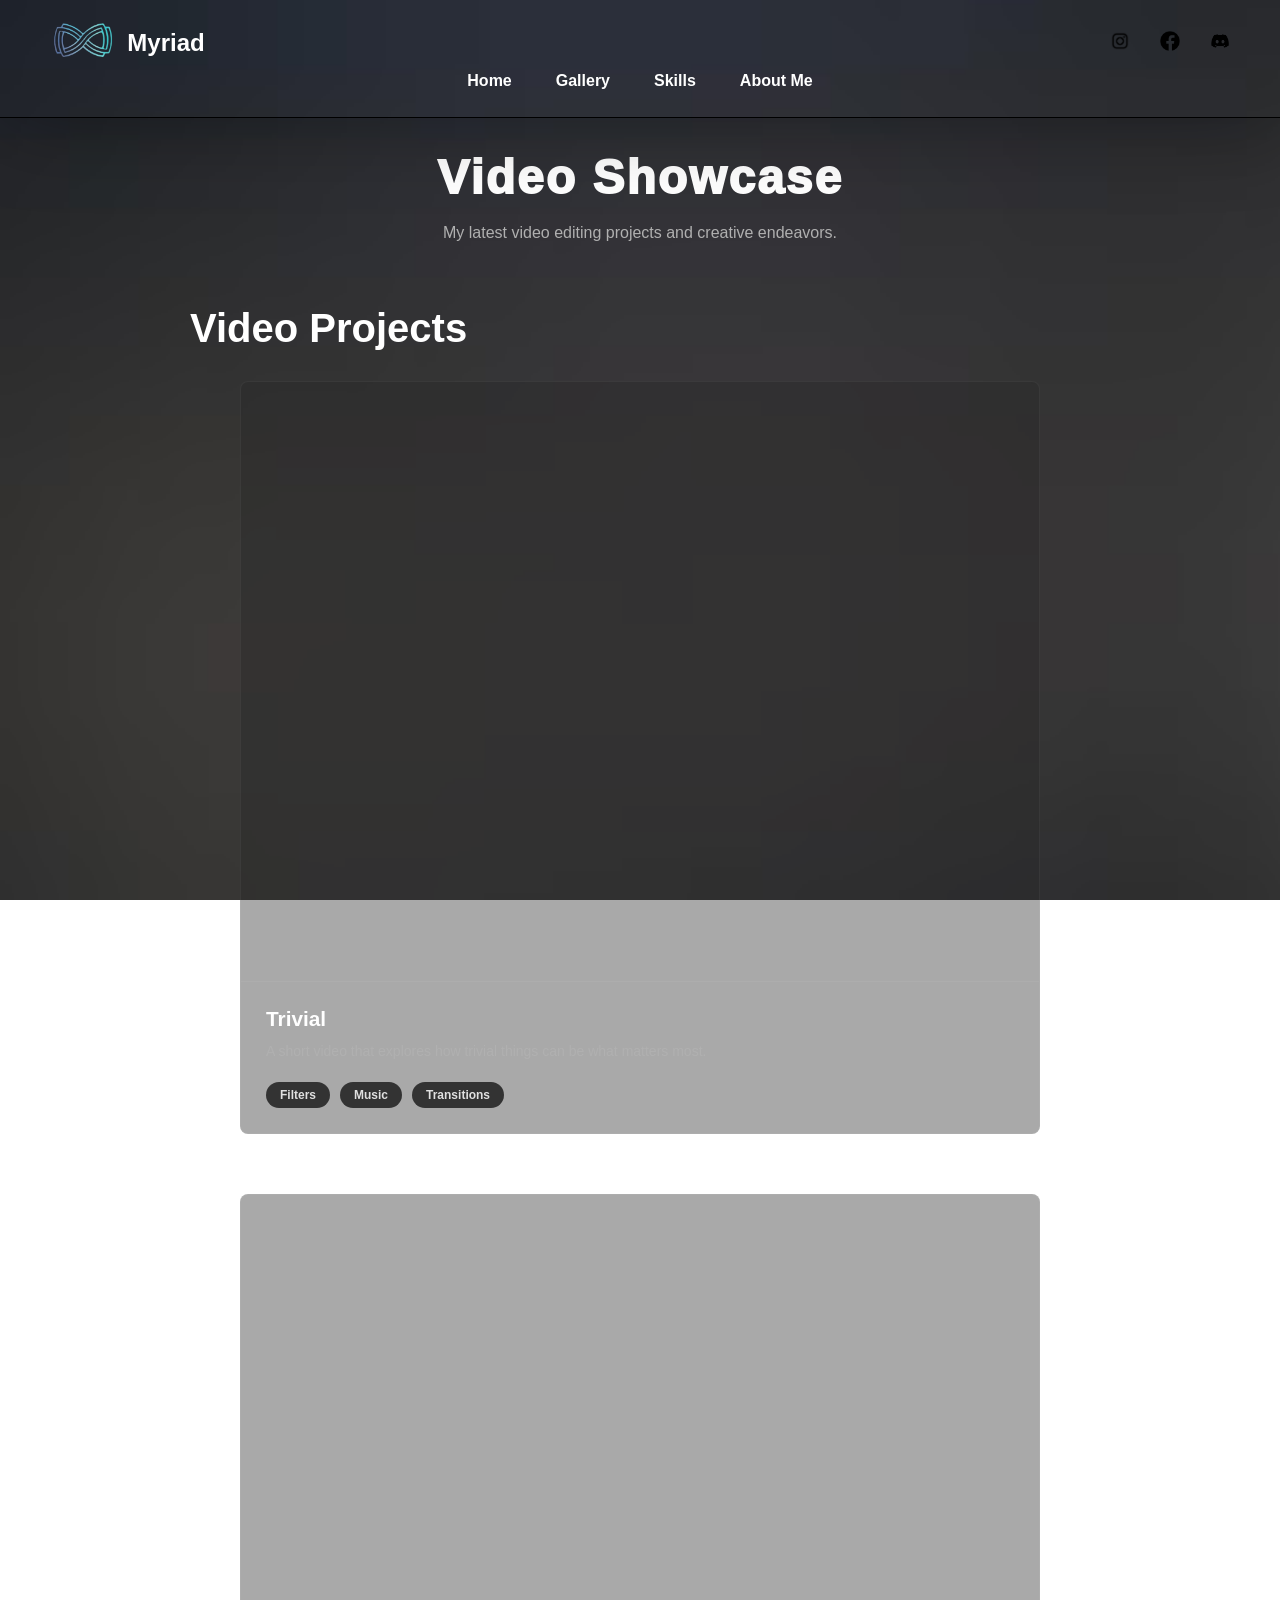
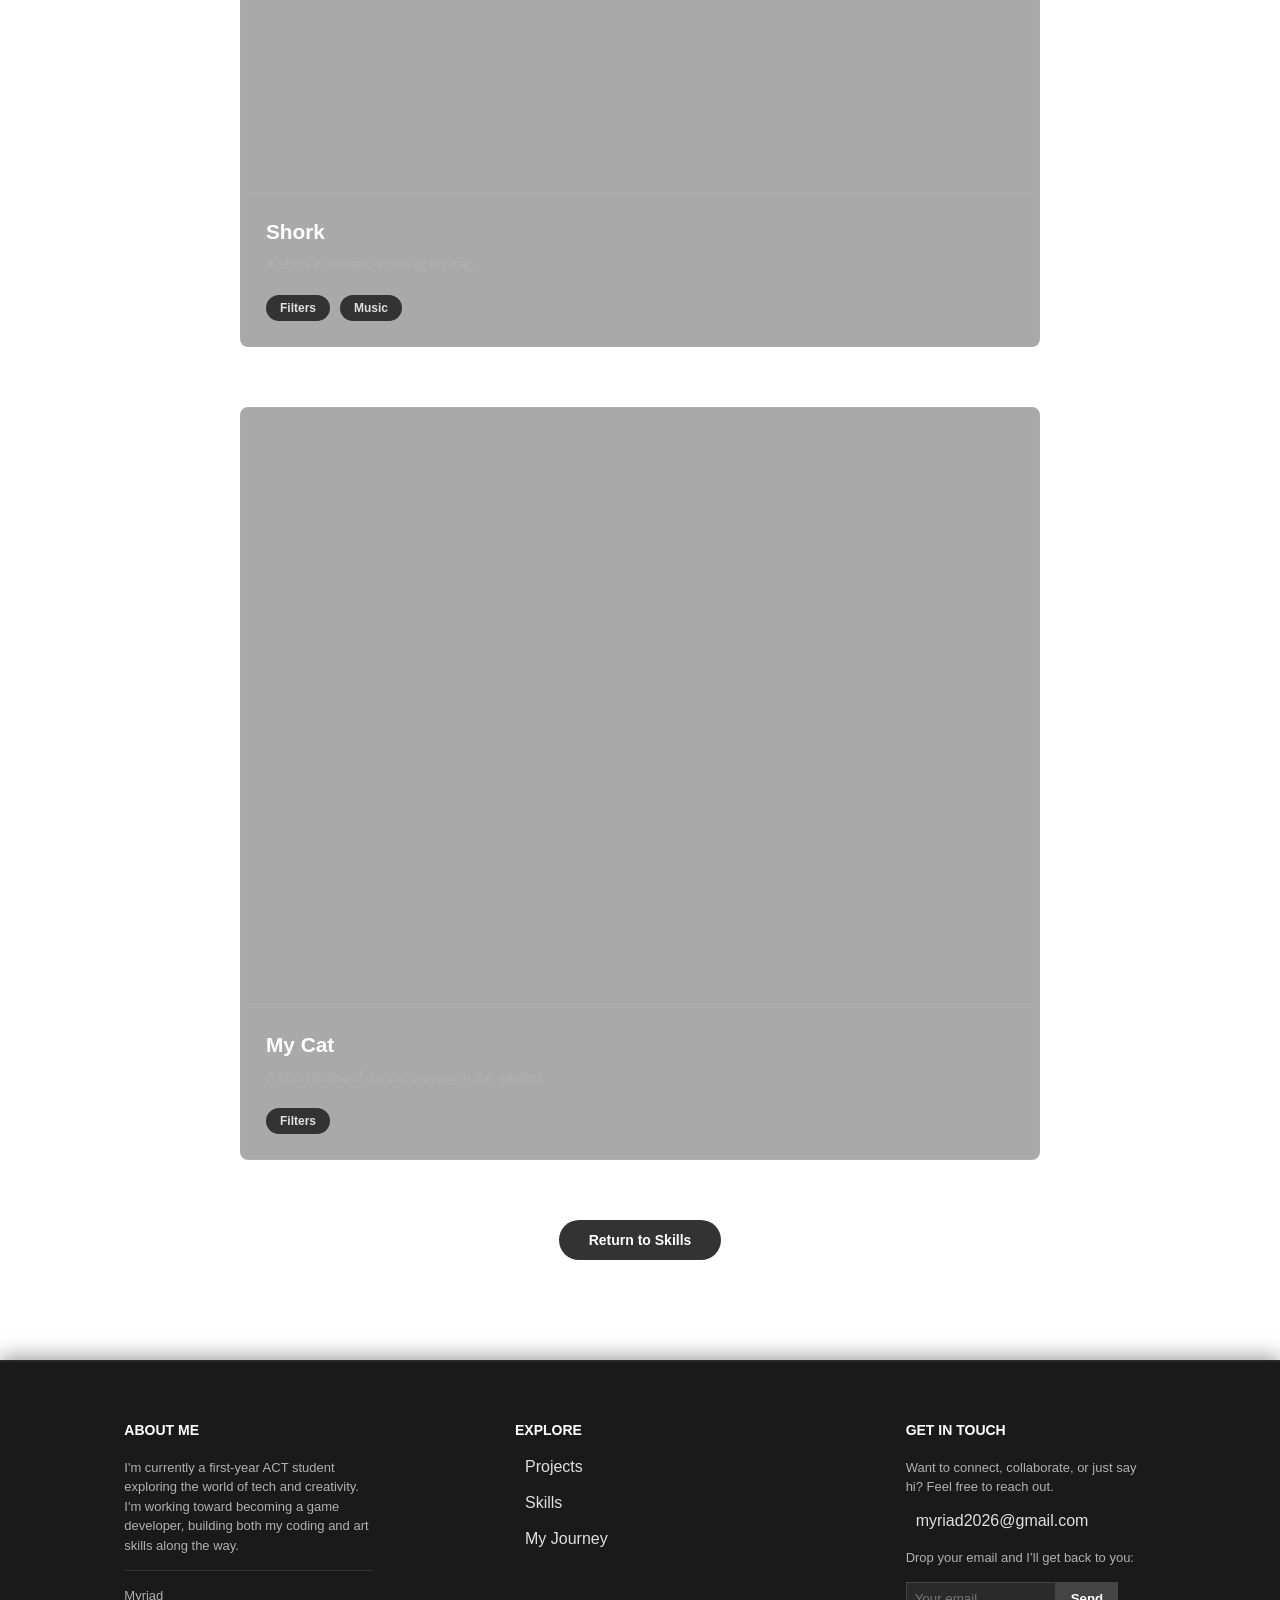
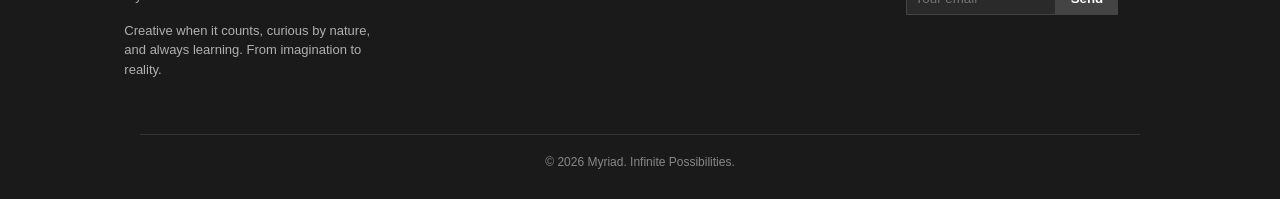
<file: video-editing.html>
<!DOCTYPE html>
<html lang="en">
<head>
    <meta charset="UTF-8">
    <meta name="viewport" content="width=device-width, initial-scale=1.0">
    <title>Video Editing</title>
    <link rel="stylesheet" href="css/style.css">
    </head>
<body>
    <header class="navigation">
        <div class="top-bar">
            <div class="logo">
                <a href="index.html" class="logo-icon"><img src="images/myriad.png" alt=""></a> <span class="logo-title">Myriad</span>
            </div>
            <div class="social-icons">
                <a href="https://www.instagram.com/caffemehlown/" target="_blank"><img src="images/instagram.webp" alt=""></a> 
                <a href="https://www.facebook.com/jericho.sanmiguel.39" target="_blank"><img src="images/facebook.png" alt=""></a> 
                <a href="https://discord.com/users/1302242375640551486" target="_blank"><img src="images/discord.webp" alt=""></a>
            </div>
        </div>
        <nav class="links">
            <a href="index.html">Home</a>
            <a href="gallery.html">Gallery</a>
            <a href="skills.html">Skills</a>
            <a href="about-me.html">About Me</a>
        </nav>
    </header>

    <section class="section">
        <div class="skills-container">
            
            <div class="skills-header">
                <h2>Video Showcase</h2>
                <p>My latest video editing projects and creative endeavors.</p>
            </div>

            <div class="skills-header-two">
                <h1>Video Projects</h1>
            </div>

            <div class="video-showcase">
                <div class="video-card">
                    <div class="video-player">
                         <iframe height="600px" width="800px" src="https://www.youtube.com/embed/LbfGKUtVA2s?si=Qpr-i5xMKs1LANFo&amp;start=1" title="YouTube video player" frameborder="0" allow="accelerometer; autoplay; clipboard-write; encrypted-media; gyroscope; picture-in-picture; web-share" referrerpolicy="strict-origin-when-cross-origin" allowfullscreen></iframe>
                    </div>
                    <div class="video-info">
                        <h3>Trivial</h3>
                        <p>A short video that explores how trivial things can be what matters most.</p>
                        <div class="pill-tags">
                            <span class="tag">Filters</span>
                            <span class="tag">Music</span>
                            <span class="tag">Transitions</span>
                        </div>
                    </div>
                </div>
            </div>

            <div class="video-showcase">
                <div class="video-card">
                    <div class="video-player">
                         <iframe height="600px" width="800px" src="https://www.youtube.com/embed/v8WnypjiuJI?si=xNOKAk5cN79suZZ5" title="YouTube video player" frameborder="0" allow="accelerometer; autoplay; clipboard-write; encrypted-media; gyroscope; picture-in-picture; web-share" referrerpolicy="strict-origin-when-cross-origin" allowfullscreen></iframe>
                    </div>
                    <div class="video-info">
                        <h3>Shork</h3>
                        <p>A short cinematic video of my cat.</p>
                        <div class="pill-tags">
                            <span class="tag">Filters</span>
                            <span class="tag">Music</span>
                        </div>
                    </div>
                </div>
            </div>

            <div class="video-showcase">
                <div class="video-card">
                    <div class="video-player">
                         <iframe height="600px" width="800px" src="https://www.youtube.com/embed/_8mdcP3jLyc?si=D6yLO5Sd4G6IRWWX" title="YouTube video player" frameborder="0" allow="accelerometer; autoplay; clipboard-write; encrypted-media; gyroscope; picture-in-picture; web-share" referrerpolicy="strict-origin-when-cross-origin" allowfullscreen></iframe>
                    </div>
                    <div class="video-info">
                        <h3>My Cat</h3>
                        <p>A short video of my cat playing in the garden.</p>
                        <div class="pill-tags">
                            <span class="tag">Filters</span>
                        </div>
                    </div>
                </div>
            </div>

            <div class="back-link">
                <a href="skills.html" class="btn-return">Return to Skills</a>
            </div>

        </div>
    </section>
    
            
    <hr class="line">

    <footer class="footer">
        <div class="footer-container">
            
            <div class="footer-column">
                <h3 class="footer-title">About Me</h3>
                <p class="footer-text">
                    I'm currently a first-year ACT student exploring the world of tech and creativity. 
                    I'm working toward becoming a game developer, building both my coding and art skills along the way.
                </p>
                
                <div class="tax-box">
                    <p class="footer-text">Myriad</p>
                    <p class="footer-text">
                        Creative when it counts, curious by nature, and always learning. 
                        From imagination to reality.
                    </p>
                </div>
            </div>

            <div class="footer-column">
                <h3 class="footer-title">Explore</h3>
                <p><a href="" class="footer-email">Projects</a></p>
                <br>
                <p><a href="skills.html" class="footer-email">Skills</a></p>
                <br>
                <p><a href="progress.html" class="footer-email">My Journey</a></p>
            </div>

            <div class="footer-column">
                <h3 class="footer-title">Get In Touch</h3>
                <p class="footer-text">
                    Want to connect, collaborate, or just say hi? Feel free to reach out.
                </p>
                
                <a href="mailto:myriad2026@gmail.com" class="footer-email">
                    myriad2026@gmail.com
                </a>
                <br><br>

                <p class="footer-text">Drop your email and I’ll get back to you:</p>
                <form class="subscribe-form">
                    <input type="email" placeholder="Your email">
                    <button type="submit">Send</button>
                </form>
            </div>
        </div>

        <div class="footer-bottom">
            <p class="copyright-text">
                &copy; 2026 Myriad. Infinite Possibilities.
            </p>
        </div>
    </footer>
</body>
</html>
</file>
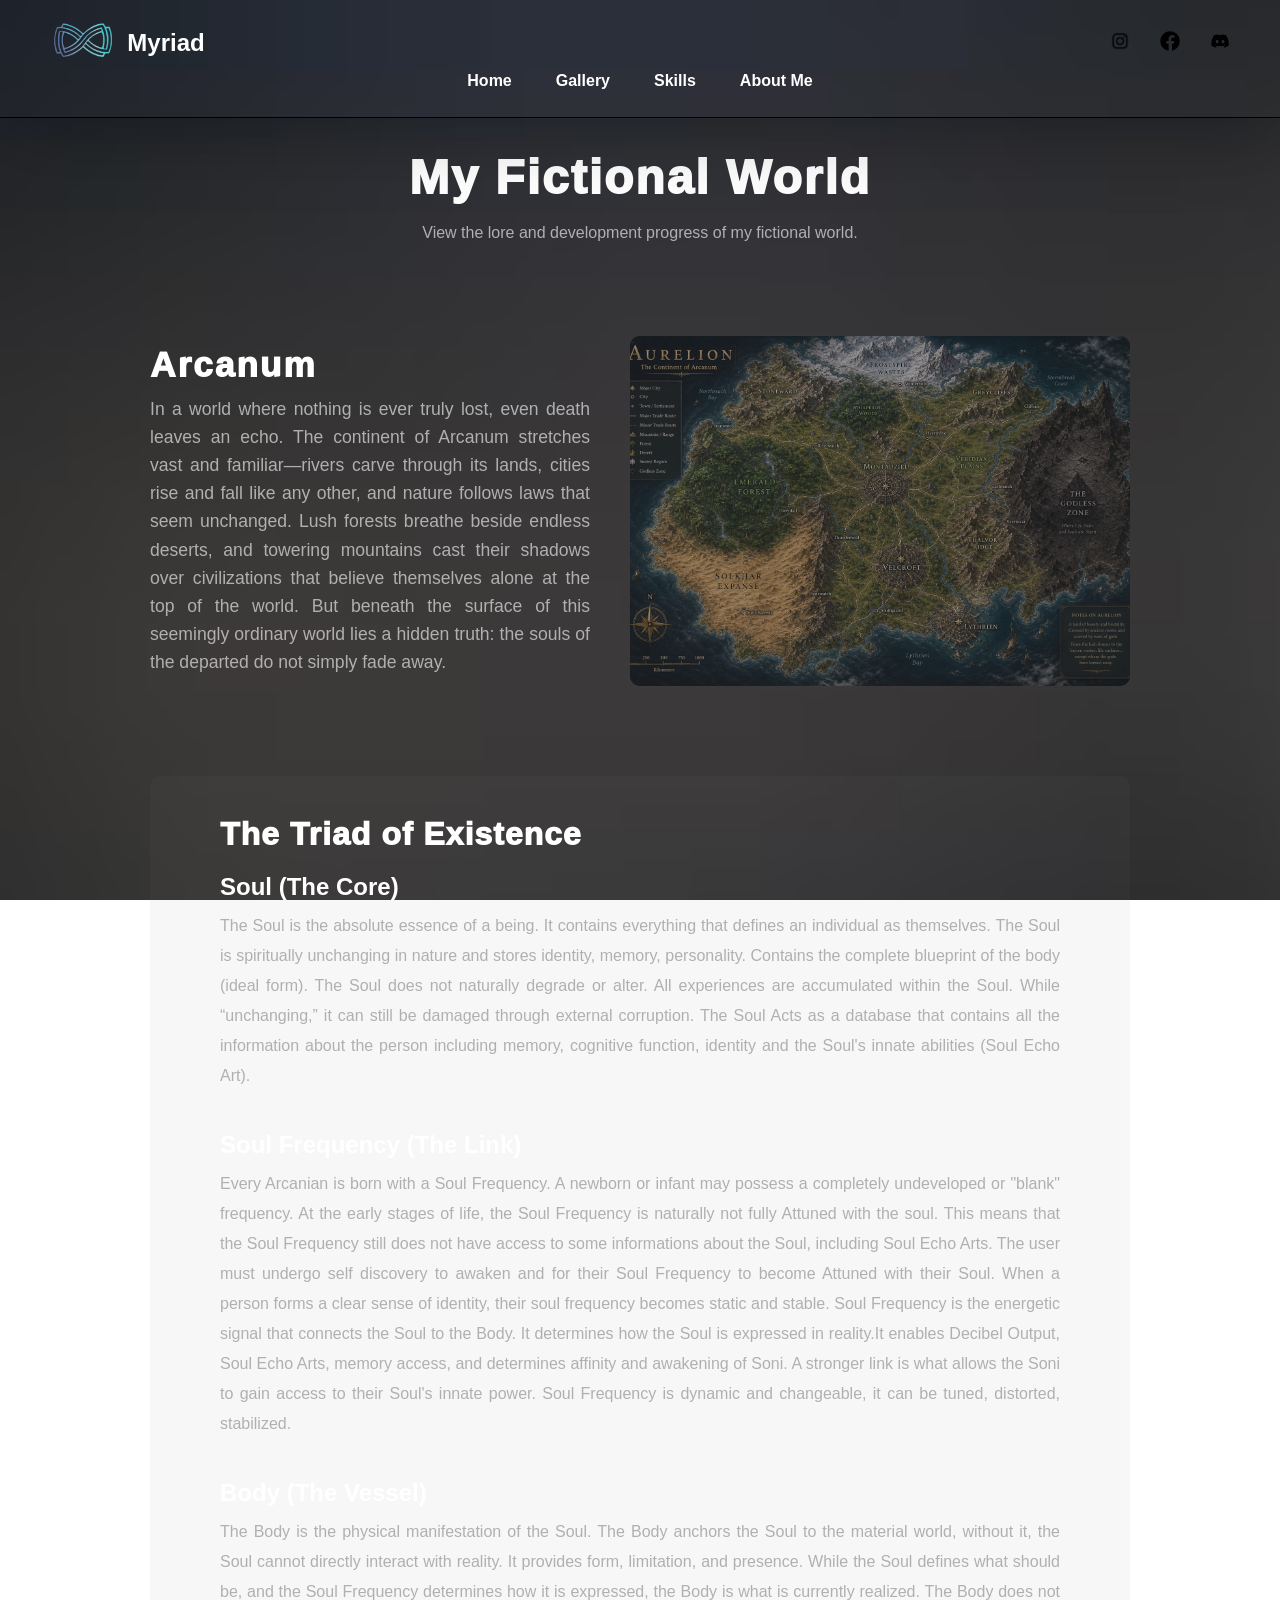
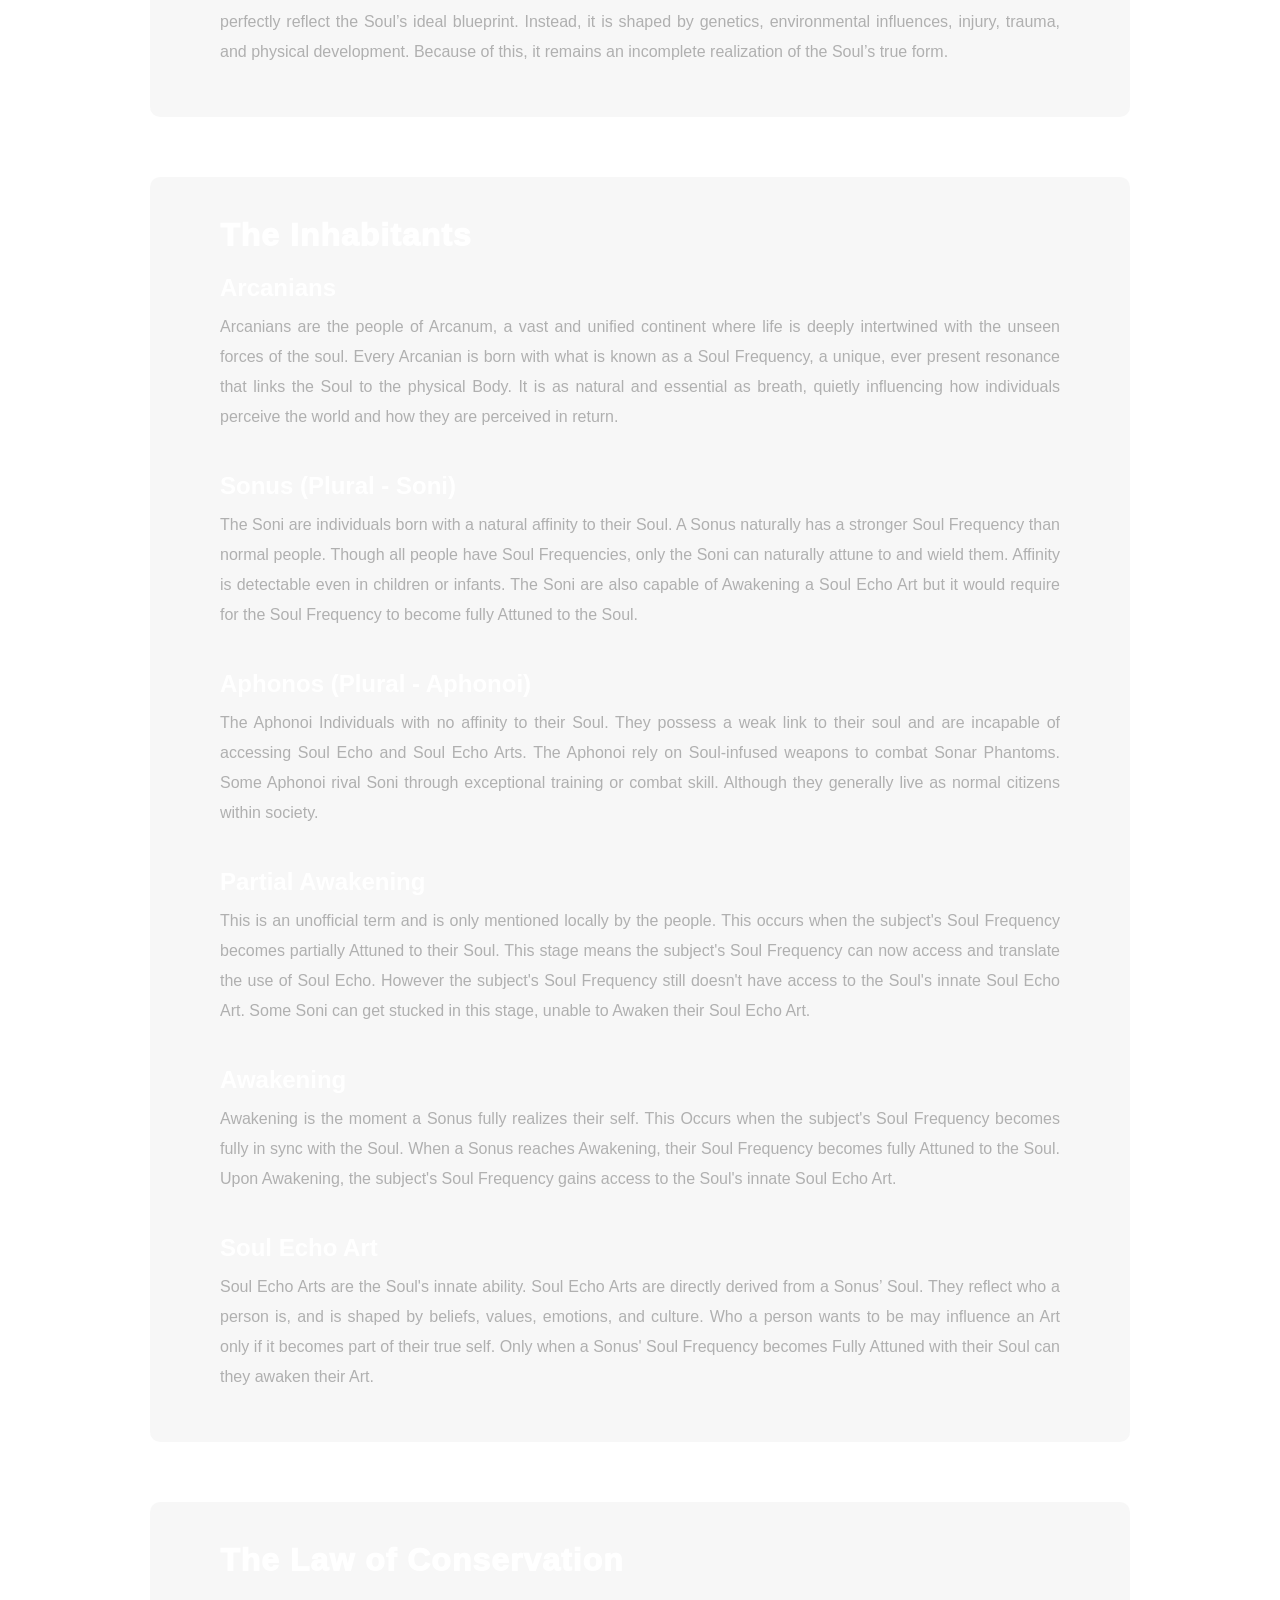
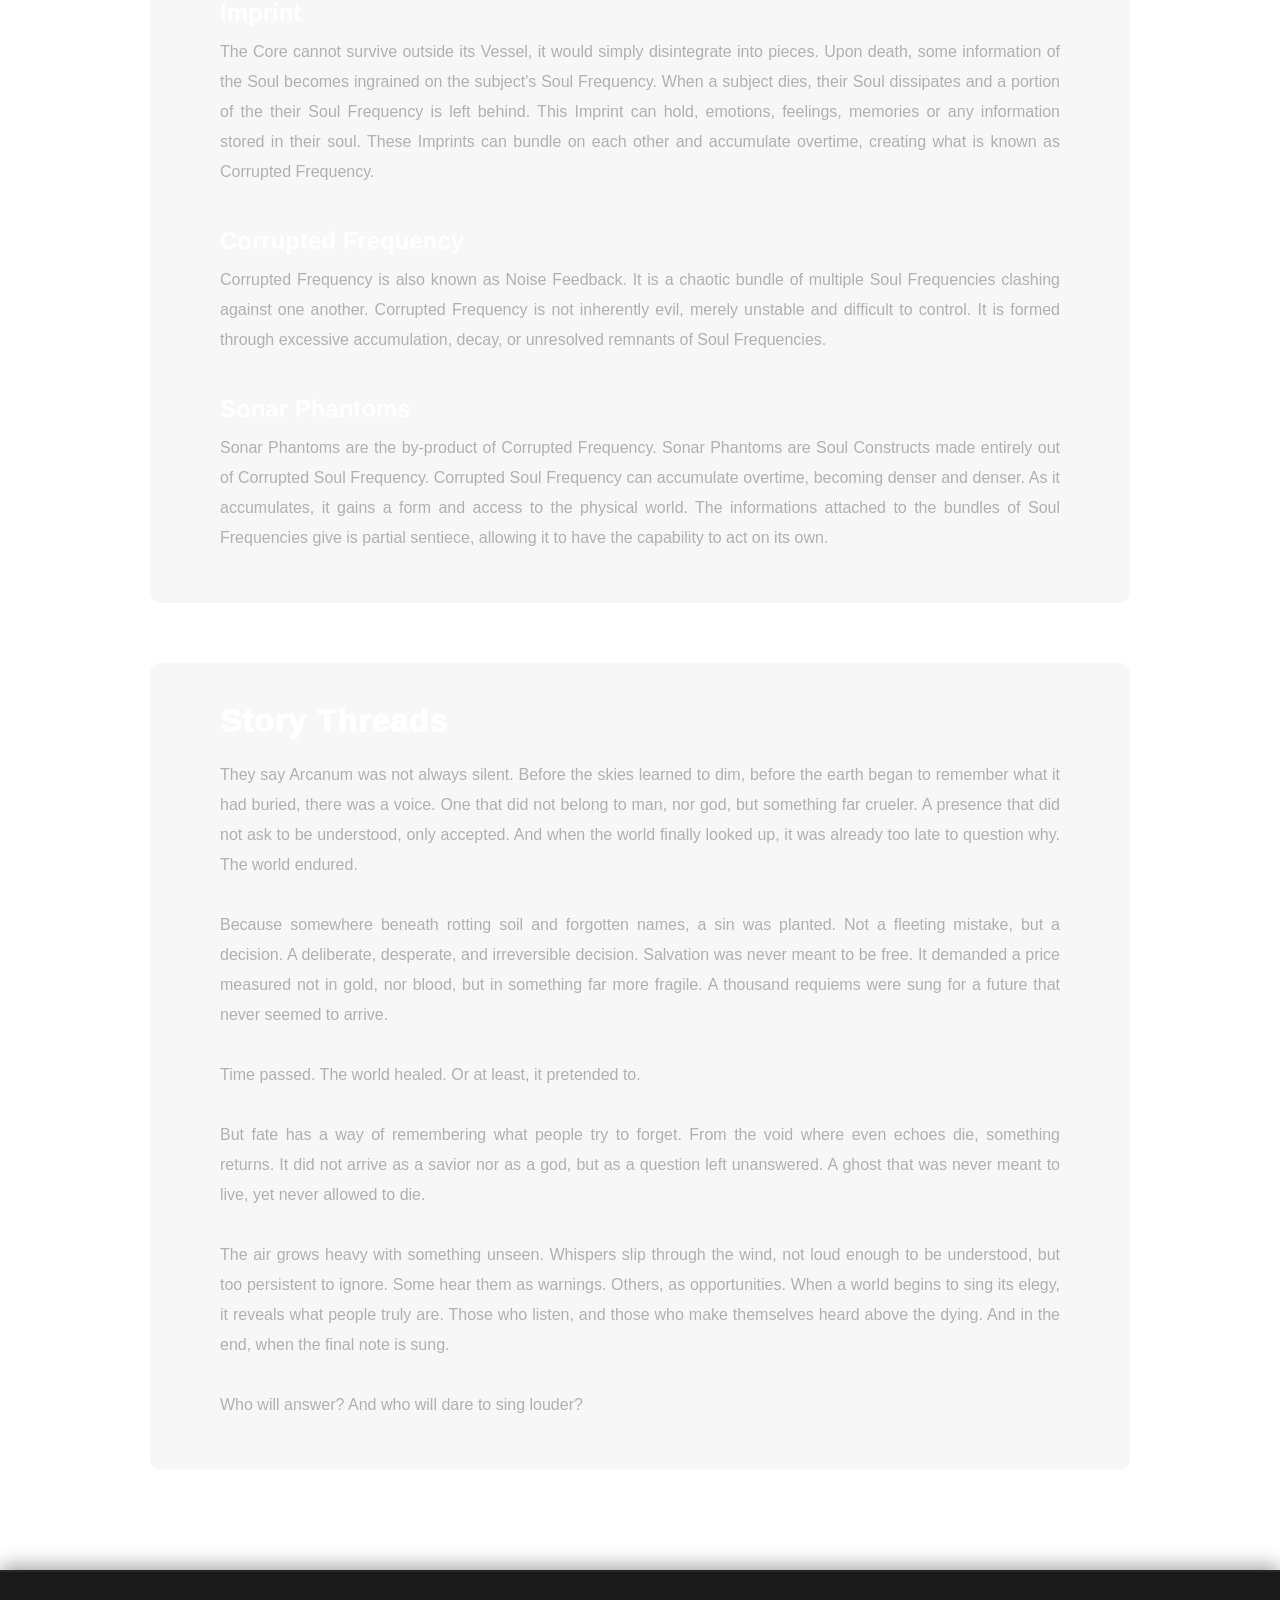
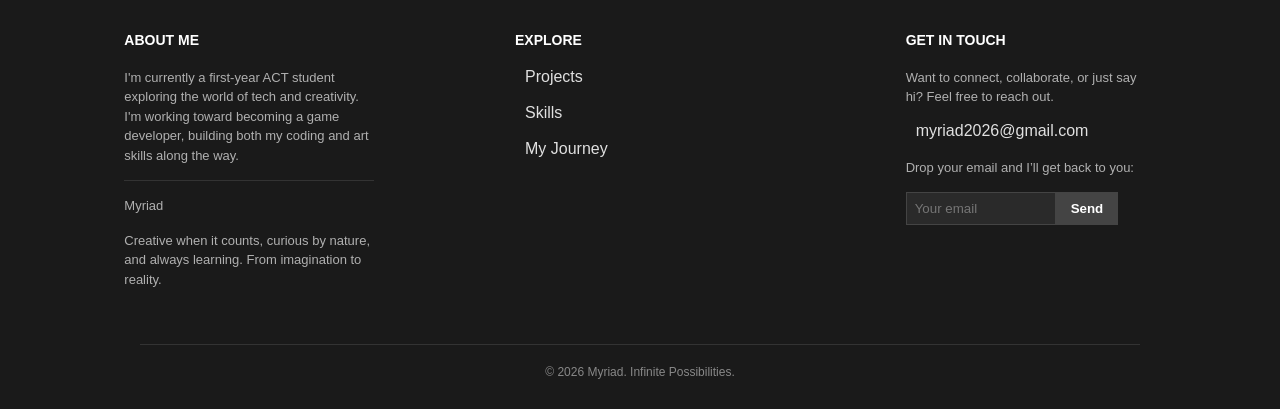
<file: world-building.html>
<!DOCTYPE html>
<html lang="en">
<head>
    <meta charset="UTF-8">
    <meta name="viewport" content="width=device-width, initial-scale=1.0">
    <title>Fictional World Building</title>
    <link rel="stylesheet" href="css/style.css">
    </head>
<body>
    <header class="navigation">
      <div class="top-bar">
        <div class="logo">
            <a href="index.html" class="logo-icon"><img src="images/myriad.png" alt=""></a> <span class="logo-title">Myriad</span>
        </div>
        <div class="social-icons">
            <a href="https://www.instagram.com/caffemehlown/" target="_blank"><img src="images/instagram.webp" alt=""></a> 
            <a href="https://www.facebook.com/jericho.sanmiguel.39" target="_blank"><img src="images/facebook.png" alt=""></a> 
            <a href="https://discord.com/users/1302242375640551486" target="_blank"><img src="images/discord.webp" alt=""></a>
        </div>
      </div>
        <nav class="links">
            <a href="index.html">Home</a>
            <a href="gallery.html">Gallery</a>
            <a href="skills.html">Skills</a>
            <a href="about-me.html">About Me</a>
        </nav>
    </header>

    <section class="section">
      <div class="container">
          <div class="skills-header">
            <h2>My Fictional World</h2>
            <p>View the lore and development progress of my fictional world.</p>
          </div>

        <div class="lore-hero">
          <div class="lore-text">
            <h1>Arcanum</h1>
            <p>
              In a world where nothing is ever truly lost, even death leaves an echo. The continent of Arcanum stretches vast and familiar—rivers carve through its lands, cities rise and fall like any other, and nature follows laws that seem unchanged. Lush forests breathe beside endless deserts, and towering mountains cast their shadows over civilizations that believe themselves alone at the top of the world. But beneath the surface of this seemingly ordinary world lies a hidden truth: the souls of the departed do not simply fade away.
            </p>
          </div>
          <div class="lore-image">
            <img src="images/aurelion.png" alt="">
          </div>
        </div>

        <div class="lore-sections">

          <div class="lore-card">
            <h1>The Triad of Existence</h1>
            
            <h2>Soul (The Core)</h2>

            <p>
              The Soul is the absolute essence of a being. It contains everything that defines an individual as themselves. The Soul is spiritually unchanging in nature and stores identity, memory, personality. Contains the complete blueprint of the body (ideal form). The Soul does not naturally degrade or alter. All experiences are accumulated within the Soul. While “unchanging,” it can still be damaged through external corruption. The Soul Acts as a database that contains all the information about the person including memory, cognitive function, identity and the Soul's innate abilities (Soul Echo Art).
            </p>

            <h2>Soul Frequency (The Link)</h2>

            <p>
              Every Arcanian is born with a Soul Frequency. A newborn or infant may possess a completely undeveloped or "blank" frequency. At the early stages of life, the Soul Frequency is naturally not fully Attuned with the soul. This means that the Soul Frequency still does not have access to some informations about the Soul, including Soul Echo Arts. The user must undergo self discovery to awaken and for their Soul Frequency to become Attuned with their Soul. When a person forms a clear sense of identity, their soul frequency becomes static and stable. Soul Frequency is the energetic signal that connects the Soul to the Body. It determines how the Soul is expressed in reality.It enables Decibel Output, Soul Echo Arts, memory access, and determines affinity and awakening of Soni. A stronger link is what allows the Soni to gain access to their Soul's innate power. Soul Frequency is dynamic and changeable, it can be tuned, distorted, stabilized.
            </p>

            <h2>Body (The Vessel)</h2>

            <p>The Body is the physical manifestation of the Soul. The Body anchors the Soul to the material world, without it, the Soul cannot directly interact with reality. It provides form, limitation, and presence. While the Soul defines what should be, and the Soul Frequency determines how it is expressed, the Body is what is currently realized. The Body does not perfectly reflect the Soul’s ideal blueprint. Instead, it is shaped by genetics, environmental influences, injury, trauma, and physical development. Because of this, it remains an incomplete realization of the Soul’s true form.</p>
          </div>

          <div class="lore-card">
            <h1>The Inhabitants</h1>

            <h2>Arcanians</h2>

            <p>
              Arcanians are the people of Arcanum, a vast and unified continent where life is deeply intertwined with the unseen forces of the soul. Every Arcanian is born with what is known as a Soul Frequency, a unique, ever present resonance that links the Soul to the physical Body. It is as natural and essential as breath, quietly influencing how individuals perceive the world and how they are perceived in return.
            </p>

            <h2>Sonus (Plural - Soni)</h2>

            <p>
              The Soni are individuals born with a natural affinity to their Soul. A Sonus naturally has a stronger Soul Frequency than normal people. Though all people have Soul Frequencies, only the Soni can naturally attune to and wield them. Affinity is detectable even in children or infants. The Soni are also capable of Awakening a Soul Echo Art but it would require for the Soul Frequency to become fully Attuned to the Soul.
            </p>
            
            <h2>Aphonos (Plural - Aphonoi)</h2>
            
            <p>
              The Aphonoi Individuals with no affinity to their Soul. They possess a weak link to their soul and are incapable of accessing Soul Echo and Soul Echo Arts. The Aphonoi rely on Soul-infused weapons to combat Sonar Phantoms. Some Aphonoi rival Soni through exceptional training or combat skill. Although they generally live as normal citizens within society.
            </p>


            <h2>Partial Awakening</h2>

            <p>
              This is an unofficial term and is only mentioned locally by the people. This occurs when the subject's Soul Frequency becomes partially Attuned to their Soul. This stage means the subject's Soul Frequency can now access and translate the use of Soul Echo. However the subject's Soul Frequency still doesn't have access to the Soul's innate Soul Echo Art. Some Soni can get stucked in this stage, unable to Awaken their Soul Echo Art.
            </p>

            <h2>Awakening</h2>

            <p>
              Awakening is the moment a Sonus fully realizes their self. This Occurs when the subject's Soul Frequency becomes fully in sync with the Soul. When a Sonus reaches Awakening, their Soul Frequency becomes fully Attuned to the Soul. Upon Awakening, the subject's Soul Frequency gains access to the Soul's innate Soul Echo Art.
            </p>

            <h2>Soul Echo Art</h2>

            <p>
              Soul Echo Arts are the Soul's innate ability. Soul Echo Arts are directly derived from a Sonus’ Soul. They reflect who a person is, and is shaped by beliefs, values, emotions, and culture. Who a person wants to be may influence an Art only if it becomes part of their true self. Only when a Sonus' Soul Frequency becomes Fully Attuned with their Soul can they awaken their Art.
            </p>
          </div>

          <div class="lore-card">
            <h1>The Law of Conservation</h1>

            <h2>Imprint</h2>

            <p>
              The Core cannot survive outside its Vessel, it would simply disintegrate into pieces. Upon death, some information of the Soul becomes ingrained on the subject's Soul Frequency. When a subject dies, their Soul dissipates and a portion of the their Soul Frequency is left behind. This Imprint can hold, emotions, feelings, memories or any information stored in their soul. These Imprints can bundle on each other and accumulate overtime, creating what is known as Corrupted Frequency.
            </p>

            <h2>Corrupted Frequency</h2>

            <p>
              Corrupted Frequency is also known as Noise Feedback. It is a chaotic bundle of multiple Soul Frequencies clashing against one another. Corrupted Frequency is not inherently evil, merely unstable and difficult to control. It is formed through excessive accumulation, decay, or unresolved remnants of Soul Frequencies.
            </p>

            <h2>Sonar Phantoms</h2>

            <p>
              Sonar Phantoms are the by-product of Corrupted Frequency. Sonar Phantoms are Soul Constructs made entirely out of Corrupted Soul Frequency. Corrupted Soul Frequency can accumulate overtime, becoming denser and denser. As it accumulates, it gains a form and access to the physical world. The informations attached to the bundles of Soul Frequencies give is partial sentiece, allowing it to have the capability to act on its own.
            </p>

          </div>

          <div class="lore-card">
            <h1>Story Threads</h1>
            <p>
              They say Arcanum was not always silent. Before the skies learned to dim, before the earth began to remember what it had buried, there was a voice. One that did not belong to man, nor god, but something far crueler. A presence that did not ask to be understood, only accepted. And when the world finally looked up, it was already too late to question why. The world endured.
              <br><br>
              Because somewhere beneath rotting soil and forgotten names, a sin was planted. Not a fleeting mistake, but a decision. A deliberate, desperate, and irreversible decision. Salvation was never meant to be free. It demanded a price measured not in gold, nor blood, but in something far more fragile. A thousand requiems were sung for a future that never seemed to arrive.
              <br><br>
              Time passed. The world healed. Or at least, it pretended to.
              <br><br>
              But fate has a way of remembering what people try to forget. From the void where even echoes die, something returns. It did not arrive as a savior nor as a god, but as a question left unanswered. A ghost that was never meant to live, yet never allowed to die.
              <br><br>
              The air grows heavy with something unseen. Whispers slip through the wind, not loud enough to be understood, but too persistent to ignore. Some hear them as warnings. Others, as opportunities. When a world begins to sing its elegy, it reveals what people truly are. Those who listen, and those who make themselves heard above the dying. And in the end, when the final note is sung.
              <br><br>
              Who will answer? And who will dare to sing louder?
            </p>
          </div>

        </div>
      </div>
    </section>
            
    <hr class="line">

    <footer class="footer">
        <div class="footer-container">
            
            <div class="footer-column">
                <h3 class="footer-title">About Me</h3>
                <p class="footer-text">
                    I'm currently a first-year ACT student exploring the world of tech and creativity. 
                    I'm working toward becoming a game developer, building both my coding and art skills along the way.
                </p>
                
                <div class="tax-box">
                    <p class="footer-text">Myriad</p>
                    <p class="footer-text">
                        Creative when it counts, curious by nature, and always learning. 
                        From imagination to reality.
                    </p>
                </div>
            </div>

            <div class="footer-column">
                <h3 class="footer-title">Explore</h3>
                <p><a href="" class="footer-email">Projects</a></p>
                <br>
                <p><a href="skills.html" class="footer-email">Skills</a></p>
                <br>
                <p><a href="progress.html" class="footer-email">My Journey</a></p>
            </div>

            <div class="footer-column">
                <h3 class="footer-title">Get In Touch</h3>
                <p class="footer-text">
                    Want to connect, collaborate, or just say hi? Feel free to reach out.
                </p>
                
                <a href="mailto:myriad2026@gmail.com" class="footer-email">
                    myriad2026@gmail.com
                </a>
                <br><br>

                <p class="footer-text">Drop your email and I’ll get back to you:</p>
                <form class="subscribe-form">
                    <input type="email" placeholder="Your email">
                    <button type="submit">Send</button>
                </form>
            </div>
        </div>

        <div class="footer-bottom">
            <p class="copyright-text">
                &copy; 2026 Myriad. Infinite Possibilities.
            </p>
        </div>
    </footer>
</body>
</html>
</file>
<file: css/index.css>
*{ 
    margin: 0%; 
    padding: 0%;
    box-sizing: border-box;
    font-family: 'Segoe UI', Arial, sans-serif;
}

.navigation {
    z-index: 100;
    position: absolute;
    top: 0;
    left: 0;
    width: 100%;
    padding: 20px 50px;
    border-bottom: 1px solid black;
    box-shadow: 0px -4px 90px rgba(0, 0, 0, 0.4);
    
}

.top-bar {
    display: flex;
    justify-content: space-between;
    align-items: center;
    color: rgb(255, 255, 255);
}

.logo {
    font-weight: bold;
    font-size: 1.1rem;
    display: flex;
    align-items: center;
    gap: 10px;
}

.logo-icon img {
    height: 40px;
}

.logo-title {
    color: rgb(255, 255, 255);
    font-weight: bold;
    font-size: 1.5rem;
}

.social-icons {
    display: flex;
    gap: 30px;
    padding-left: 15px;
    cursor: pointer;
    transition: all 0.2s ease-in-out;
}

.social-icons a:hover {
 
  transform: translateY(-3px);
}

.social-icons img {
    height: 20px;
}

.social-icons a {
    text-decoration: none;
}

.links {
    display: flex;
    justify-content: center;
    gap: 30px;
}

.links a {
    color: rgb(255, 255, 255);
    text-decoration: none;
    font-weight: bold;
    padding: 7px;
    border-radius: 20px; 
    transition: all 0.3s ease-in-out;
}

.links a:hover {
   
    background: #888888;
    box-shadow: 0px 11px 24px -1px rgba(0,0,0,0.75);
}

.hero {
    position: relative;
    background-image: url('../images/gray-gradient-bg.avif');
    background-size: cover;
    background-repeat: no-repeat;
    background-attachment: fixed;
    width: 100%;
    height: 93vh;
    display: flex;
    flex-direction: column;
    justify-content: center;
    align-items: center;
    color: white;
    text-align: center;
    overflow: hidden;
}

.hero-content {
    width: 100%;
    height: 100%;
    margin-top: 80px;
    display: flex;
    justify-content: center;
    flex-direction: column;
    align-items: center;
    flex: flex-end;
}

.hero-content h1 {
    font-family: Garamond, Arial, sans-serif;
    position: absolute;
    top: 30%;
    left: 50%;
    transform: translate(-50%, -50%);
    font-size: 15rem;
    opacity: 0.3;
    letter-spacing: 10px;
    z-index: 0;
}

.hero-content img {
    position: relative;
    z-index: 1;
    width: 1390px;
}

.intro {
    position: absolute;
    top: 150px;
    right: 100px;
    width: 350px;
    text-align: left;
    color: #ffffff;
    font-size: 14px;
    line-height: 1.5;
    z-index: 100;
}


.intro p {
    font-size: 15px;
    line-height: 1.6;
    margin-bottom: 10px;
    opacity: 0.9
}

.intro-two {
    position: absolute;
    left: 110px;
    bottom: 15%;
    z-index: 100;
    max-width: 400px;
    color: #ffffff;
    text-align: left;
}

.intro-two h2 {
    font-size: 4rem;
    font-weight: 800;
    line-height: 1;
    margin-bottom: 20px;
    letter-spacing: -2px;
}

.intro-two p {
    font-size: 15px;
    line-height: 1.6;
    margin-bottom: 10px;
    opacity: 0.9;
}


.btn-prog {
    color: #ffffff;
    text-decoration: none;
    font-weight: bold;
    font-size: 0.9rem;
    border-bottom: 2px solid #575757;
    padding-bottom: 5px;
    transition: all 0.3s ease-in-out;
}

.btn-prog:hover {
    border-color: #ffffff;
}

.btn {
    padding: 12px 24px;
    border-radius: 30px;
    font-weight: 700;
    font-size: 13px;
    text-decoration: none;
    transition: transform 0.2s, opacity 0.2s;
}

.btn:hover {
    transform: translateY(-2px);
    opacity: 0.9;
}

.btn-one {
    background-color: #5e5e5e;
    color: #000000;
}

.btn-two {
    background-color: #ffffff;
    color: #000000;
}


.line {
    width: 100%; 
    margin: 0 auto;
    border: none;
    border-top: 1px solid #333333;
}

.footer {
    box-shadow: 0px -4px 20px rgba(0, 0, 0, 0.4);
    background-color: #1a1a1a; 
    color: #e0e0e0;
    padding: 60px 0 30px 0;
    font-family: Arial, sans-serif;
    border-top: 1px solid #2a2a2a;
}

.footer-container {
    width: 90%;
    max-width: 1200px;
    margin: 0 auto;
    display: flex; 
    justify-content: space-around;
    gap: 20px;
}

.footer-column {
    width: 250px;     
}   

.footer-email {
    color: #e0e0e0;
    text-decoration: none;
    padding-left: 10px;
    transition: all 0.2s ease-in-out;
}

.footer-email:hover {
    color: rgb(135, 141, 146);
    text-decoration: underline; 
}

.footer-title {
    font-size: 14px;
    text-transform: uppercase;
    margin-bottom: 20px;
    font-weight: bold;
    color: #ffffff;
}

.footer-text {
    font-size: 13px;
    line-height: 1.5;
    margin-bottom: 15px;
    color: #b0b0b0; 
}

.tax-box {
    border-top: 1px solid #333333;
    padding-top: 15px;
    margin-top: 15px;
}

.subscribe-form {
    display: flex;
    margin-top: 10px;
}

.subscribe-form input {
    width: 150px;
    padding: 8px;
    border: 1px solid #444444;
    background-color: #2a2a2a;
    color: #ffffff;
    outline: none;
}

.subscribe-form button {
    background-color: #444444;
    color: #ffffff;
    border: none;
    padding: 8px 15px;
    cursor: pointer;
    font-weight: bold;
    transition: all 0.2s ease-in-out;
}

.subscribe-form button:hover {
    
    background-color: #666666;
}

.footer-bottom {
    width: 80%;
    max-width: 1000px;
    margin: 40px auto 0 auto;
    padding-top: 20px;
    border-top: 1px solid #333333;
    text-align: center;
}

.copyright-text {
    font-size: 12px;
    color: #888888;
}


@media screen and (max-width: 850px) {
    .navigation {
        padding: 20px; 
    }

    .top-bar {
        flex-direction: column; 
        gap: 15px;
    }

    .links {
        padding-top: 10px;
        flex-wrap: wrap; 
        gap: 15px;
    }

    .hero {
        height: auto; 
        min-height: 45vh; 
        justify-content: flex-end;
    }

    .hero-content {
        margin-top: 200px; 
        position: relative; 
    }

    .hero-content h1 {
        font-size: 4rem; 
        letter-spacing: 5px;
        top: auto; 
        bottom: 60%;
        transform: translate(-50%, 0);
        z-index: 0; 
    }

    .hero-content img {
        width: 100%; 
        height: auto;
        position: relative;
        z-index: 1;
    }

    .intro { display: none; } 

    .intro-two {
        background-image: url('../images/gray-gradient-fliped.jpg');
        background-repeat: no-repeat;
        background-size: cover;
        position: relative;
        left: 0;
        bottom: 0;
        width: 100%;
        max-width: none;
        padding: 40px;
        text-align: center;
    }
    
    .intro-two h2 { 
        font-size: 2rem;
        line-height: 1.1;
    }

    .btn {
        padding: 8px 16px;
        font-size: 11px;
    }

    .btn-group {
        justify-content: center;
        flex-wrap: wrap; 
        margin-top: 20px;
    }

    .footer-container {
        flex-direction: column; 
        align-items: center;
        text-align: center; 
    }

    .footer-column {
        width: 100%; 
        margin-bottom: 30px;
    }

    .subscribe-form {
        justify-content: center; 
    }
}
</file>
<file: css/style.css>
*{ 
    margin: 0%; 
    padding: 0%;
    box-sizing: border-box;
    font-family: 'Segoe UI', Arial, sans-serif;
}

.navigation {
    z-index: 100;
    position: absolute;
    top: 0;
    left: 0;
    width: 100%;
    padding: 20px 50px;
    border-bottom: 1px solid black;
    box-shadow: 0px -4px 90px rgba(0, 0, 0, 0.4);
}

.top-bar {
    display: flex;
    justify-content: space-between;
    align-items: center;
    color: rgb(255, 255, 255);
}

.logo {
    font-weight: bold;
    font-size: 1.1rem;
    display: flex;
    align-items: center;
    gap: 10px;
}

.logo-icon img {
    height: 40px;
}

.logo-title {
    color: rgb(255, 255, 255);
    font-weight: bold;
    font-size: 1.5rem;
}

.social-icons {
    display: flex;
    gap: 30px;
    padding-left: 15px;
    cursor: pointer; 
    transition: all 0.2s ease-in-out;
}

.social-icons a:hover {
    transform: translateY(-3px);
}

.social-icons img {
    height: 20px;
}

.social-icons a {
    text-decoration: none;
}

.links {
    display: flex;
    justify-content: center;
    gap: 30px;
}

.links a {
    color: rgb(255, 255, 255);
    text-decoration: none;
    font-weight: bold;
    padding: 7px;
    border-radius: 20px;
    transition: all 0.3s ease-in-out;
}

.links a:hover {
    background: #888888;
    box-shadow: 0px 11px 24px -1px rgba(0,0,0,0.75);
}

.section {
    background-image: url('../images/gray-gradient-bg.avif');
    background-size: cover;
    background-repeat: no-repeat;
    background-attachment: fixed;
    width: 100%;
    display: flex;
    flex-direction: column;
    align-items: center;
    color: #ffffff;
    overflow: hidden;
    padding: 150px 150px 100px; 
}


.skills a {
    text-decoration: none;
    color: #ffffff;
    font-weight: bold;
}

.skills-container {
    width: 100%;
    max-width: 1100px;
}

.skills-header {
    text-align: center;
    margin-bottom: 60px;
}

.skills-header h2 {
    font-size: 3rem;
    font-weight: 1000;
    letter-spacing: 2px;
    margin-bottom: 15px;
}

.skills-header p {
    font-size: 16px;
    color: #b0b0b0;
    max-width: 600px;
    margin: 0 auto;
    line-height: 1.6;
}

.skills {
    display: flex;
    justify-content: space-around;
    flex-wrap: wrap;
    gap: 30px;
}

.skill-card {
    width: 300px;
    background: rgba(42, 42, 42, 0.4);
    border: 1px solid rgba(255, 255, 255, 0.05);
    padding: 35px;
    border-radius: 8px;
    transition: all 0.3s ease, border-color 0.3s ease;
}

.skill-card:hover {
    transform: translateY(-5px);
    border-color: rgba(255, 255, 255, 0.2);
    box-shadow: 0px 11px 24px -1px rgba(0,0,0,0.75);
}

.skill-card h3 {
    font-size: 1.4rem;
    margin-bottom: 25px;
    border-bottom: 1px solid #444;
    padding-bottom: 15px;
    letter-spacing: 1px;
}

.skill-tags {
    display: flex;
    flex-direction: column;
    gap: 12px;
}

.skill-tags span {
    background-color: #333;
    color: #e0e0e0;
    padding: 8px 16px;
    border-radius: 30px;
    font-size: 13px;
    font-weight: bold;
    transition: all 0.2s ease, color 0.2s ease;
}

.skill-tags span:hover {
    background-color: #ffffff;
    color: #000000;
}

.skills-header-two {
    display: flex;
    justify-content: space-between;
    margin-bottom: 30px;
    padding: 0 40px;
}

.btn-progress {
    display: flex;
    align-items: center;   
    padding: 10px 25px;
    background-color: #161515;
    color: #ffffff;
    text-decoration: none;
    border-radius: 30px;
    font-size: 15px;
    font-weight: bold;
    transition: all 0.2s ease-in-out;
}

.btn-progress:hover {
    background-color: #ffffff;
    color: #161515;
    box-shadow: 0px 5px 15px rgba(0,0,0,0.5);
}

.skills-container h1 {
    font-size: 2.5rem;
    color: #ffffff;
}

.art-showcase {
    display: flex;
    flex-wrap: wrap;
    justify-content: center;
    gap: 40px;
    width: 100%;
    margin-bottom: 60px;
}

.art-card {
    width: 320px;
    background: rgba(42, 42, 42, 0.4);
    border: 1px solid rgba(255, 255, 255, 0.05);
    border-radius: 8px;
    overflow: hidden; 
    transition: all 0.3s ease, border-color 0.3s ease;
}

.art-image img {
    width: 100%;
    height: 100%;
    object-fit: cover;
}

.art-card:hover {
    transform: translateY(-5px);
    border-color: rgba(255, 255, 255, 0.2);
    box-shadow: 0px 11px 24px -1px rgba(0,0,0,0.75);
}


.art-image {
    width: 100%;
    height: 420px;
    display: flex;
    justify-content: center;
    align-items: center;
    color: #555555;
    border-bottom: 1px solid rgba(255, 255, 255, 0.05);
}

.art-info {
    padding: 25px;
}

.art-info h3 {
    font-size: 1.3rem;
    margin-bottom: 10px;
    color: #ffffff;
}

.art-info p {
    font-size: 14px;
    color: #b0b0b0;
    margin-bottom: 20px;
    line-height: 1.5;
}

.pill-tags {
    display: flex;
    flex-wrap: wrap;
    gap: 10px;
}

.tag {
    background-color: #333;
    color: #e0e0e0;
    padding: 6px 14px;
    border-radius: 30px;
    font-size: 12px;
    font-weight: bold;
    transition: all 0.2s ease, color 0.2s ease;
}

.tag:hover {
    
    background-color: #ffffff;
    color: #000000;
}

.back-link {
    display: flex;
    justify-content: center;
    margin-top: 20px;
}

.btn-return {
    padding: 12px 30px;
    background-color: #333333;
    color: #ffffff;
    text-decoration: none;
    border-radius: 30px;
    font-size: 14px;
    font-weight: bold;
    transition: all 0.2s ease-in-out;
}

.btn-return:hover {
    
    background-color: #ffffff;
    color: #000000;
    box-shadow: 0px 5px 15px rgba(0,0,0,0.5);
}

.video-showcase {
    display: flex;
    flex-wrap: wrap; 
    justify-content: center;
    gap: 40px;
    width: 100%;
    margin-bottom: 60px;
}

.video-card {
    max-width: 800px;
    background: rgba(42, 42, 42, 0.4);
    border: 1px solid rgba(255, 255, 255, 0.05);
    border-radius: 8px;
    overflow: hidden;
    transition: all 0.3s ease, border-color 0.3s ease;
}

.video-card:hover {
    transform: translateY(-5px);
    border-color: rgba(255, 255, 255, 0.2);
    box-shadow: 0px 11px 24px -1px rgba(0,0,0,0.75);
}

.video-player {
    width: 100%;
    max-height: 600px;
    display: flex;
    justify-content: center;
    align-items: center;
    color: #555555;
    border-bottom: 1px solid rgba(255, 255, 255, 0.05);
}

.video-info {
    padding: 25px;
}

.video-info h3 {
    font-size: 1.3rem;
    margin-bottom: 10px;
    color: #ffffff;
}

.video-info p {
    font-size: 14px;
    color: #b0b0b0;
    margin-bottom: 20px;
    line-height: 1.5;
}

.gallery-container {
    width: clamp(300px, 90%, 1200px);
    display: flex;
    flex-direction: column;
    gap: 30px;
}

.gallery-header {
    text-align: center;
    border-left: 4px solid #ffffff; 
    padding-left: 25px;
    text-align: left;
}

.section-title {
    color: #ffffff;
    font-size: clamp(2rem, 5vw, 3.5rem);
    letter-spacing: -1px;
    margin-bottom: 15px;
    font-weight: 800;
}

.section-subtitle {
    color: #888888;
    font-size: clamp(0.9rem, 1.1vw, 1.1rem);
    max-width: 600px;
    line-height: 1.6;
    margin-bottom: 30px;
}


.gallery-text h1{
    color: #ffffff;
    word-spacing: 2px;
    padding-bottom: 10px; ;
}

.gallery-text p {
    color: #b0b0b0;
    line-height: 1.6;
    opacity: 0.8;
}

.gallery-grid {
    display: grid;
    grid-template-columns: repeat(auto-fit, minmax(280px, 1fr));
    gap: 30px;
}

.gallery-card {
    background-color: #121212;
    border: 1px solid #222222;
    border-radius: 10px;
    overflow: hidden;
    transition: all 0.4s ease-in;
}

.gallery-card:hover {
    transform: translateY(-10px);
    border-color: #444444;
}

.gallery-card img {
    width: 100%;
    height: clamp(250px, 40vh, 400px);
    object-fit: cover;
    filter: grayscale(100%);
    transition: all 0.5s ease-in;
}

.gallery-card:hover img {
    filter: grayscale(0%);
}

.card-content {
    padding: 25px;
    background: #121212;
}

.card-content h3 {
    color: #ffffff;
    font-size: 1.2rem;
    margin-bottom: 5px;
}

.card-content p {
    color: #666666;
    font-size: 0.85rem;
    text-transform: uppercase;
    letter-spacing: 1px;
}

.art-header {
    text-align: center;
    margin-bottom: 60px;
}

.art-header h2 {
    font-size: 3rem;
    font-weight: 1000;
    letter-spacing: 2px;
    margin-bottom: 15px;
}

.art-header p {
    font-size: 16px;
    color: #b0b0b0;
    max-width: 600px;
    margin: 0 auto;
    line-height: 1.6;
}

.comparison-hero {
    display: flex;
    flex-wrap: wrap;
    gap: 4rem;
    background-color: rgba(71, 67, 67, 0.5);
    padding: 1.5rem;
    border-radius: 12px;
    box-shadow: 0 4px 20px rgba(0,0,0,0.05);
    margin-bottom: 4rem;
    justify-content: center;
}

.label {
    font-size: 16px;
    color: #b0b0b0;
    margin-top: 20px;
}

.art-update {
    font-size: 2rem;
    font-weight: 800;
    letter-spacing: 1px;
    margin-bottom: 40px;
}

.hero-side {
    display: flex;
    flex-direction: column;
    text-align: center;
}

.hero-side img {
    max-width: 300px;
    max-height: 400px;
    object-fit: cover;
    border-radius: 8px;
}


.container {
    max-width:  1000px;
    display: flex;
    flex-direction: column;
    gap: 30px;
}

.lore-hero {
    display: flex;
    align-items: center; 
    gap: 40px;
    margin-bottom: 60px;
}

.lore-text {
    flex: 1; 
}

.lore-text h1 {
    font-size: 2.2rem;
    color: #ffffff;
    font-weight: 1000;
    margin-bottom: 10px;
    letter-spacing: 2px;
}

.lore-text p {
    font-size: 1.1rem;
    color: #b0b0b0;
    line-height: 1.6;
    text-align: justify;
}

.lore-image {
    width: 500px; 
    height: 350px; 
    max-width: 100%;
    background: #111;
    display: flex;
    align-items: center;
    justify-content: center;
    border-radius: 10px;
    opacity: 0.6;
}

.lore-image img {
    width: 100%;
    height: 100%;
    object-fit: cover;
    border-radius: 10px;
}

.lore-sections {
    display: flex;
    flex-direction: column;
    gap: 60px;
}

.lore-card {
    width: 100%;
    background: rgba(119, 117, 117, 0.06);
    padding: 40px 70px 10px; 
    border-radius: 10px;
    transition: 0.3s;
}

.lore-card:hover {
    background: rgba(255,255,255,0.06);
}

.lore-card h1 {
    font-size: 2rem;
    letter-spacing: 1px;
    font-weight: 1000;
    margin-bottom: 20px;
}

.lore-card h2 {
    font-size: 1.5rem;
    font-weight: bold;
    margin-bottom: 10px;
}

.lore-card p {
    color: #b0b0b0;
    margin-bottom: 40px;
    line-height: 30px;
    text-align: justify;
}



.line {
    width: 100%; 
    margin: 0 auto;
    border: none;
    border-top: 1px solid #333333;
}

.footer {
    box-shadow: 0px -4px 20px rgba(0, 0, 0, 0.4);
    background-color: #1a1a1a; 
    color: #e0e0e0;
    padding: 60px 0 30px 0;
    font-family: Arial, sans-serif;
    border-top: 1px solid #2a2a2a;
}

.footer-container {
    width: 90%;
    max-width: 1200px;
    margin: 0 auto;
    display: flex; 
    justify-content: space-around;
    gap: 20px;
}

.footer-column {
    width: 250px;     
}   

.footer-email {
    color: #e0e0e0;
    text-decoration: none;
    padding-left: 10px;
    transition: all 0.2s ease-in-out;
}

.footer-email:hover {
    
    color: rgb(135, 141, 146);
    text-decoration: underline; 
}

.footer-title {
    font-size: 14px;
    text-transform: uppercase;
    margin-bottom: 20px;
    font-weight: bold;
    color: #ffffff;
}

.footer-text {
    font-size: 13px;
    line-height: 1.5;
    margin-bottom: 15px;
    color: #b0b0b0; 
}

.tax-box {
    border-top: 1px solid #333333;
    padding-top: 15px;
    margin-top: 15px;
}

.subscribe-form {
    display: flex;
    margin-top: 10px;
}

.subscribe-form input {
    width: 150px;
    padding: 8px;
    border: 1px solid #444444;
    background-color: #2a2a2a;
    color: #ffffff;
    outline: none;
}

.subscribe-form button {
    background-color: #444444;
    color: #ffffff;
    border: none;
    padding: 8px 15px;
    cursor: pointer;
    font-weight: bold;
    transition: all 0.2s ease-in-out;
}

.subscribe-form button:hover {
    
    background-color: #666666;
}

.footer-bottom {
    width: 80%;
    max-width: 1000px;
    margin: 40px auto 0 auto;
    padding-top: 20px;
    border-top: 1px solid #333333;
    text-align: center;
}

.copyright-text {
    font-size: 12px;
    color: #888888;
}


@media screen and (max-width: 375px) {
    .hero-side img {
        width: 250px;
    }
}

@media screen and (max-width: 850px) {
    .navigation {
        padding: 20px; 
    }

    .top-bar {
        flex-direction: column; 
        gap: 15px;
    }

    .links {
        padding-top: 10px;
        flex-wrap: wrap; 
        gap: 15px;
    }

    .skills-container {
        padding-top: 150px; 
    } 

    .section {
        padding: 120px 20px 60px 20px;
    }

    .skills-header h2 {
        font-size: 2.2rem;
    }
    
    .skills-header-two h1 {
        font-size: 1.5rem;
    }

    .skill-card {
        padding: 25px;
    }

    .video-card {
        width: auto;
    }

    .video-player {
        width: 100%;
        height: auto;
    }

    .gallery-header {
        margin-top: 120px;
    }

    .art-header {
        margin-top: 100px;
    }

    .container {
        padding-top: 120px;
    }
    
    .lore-hero {
        flex-direction: column; 
    }

    .lore-card {
        padding: 30px 30px 10px;
    }

    .lore-image {
        width: 100%; 
        height: 250px; 
    }

    .footer-container {
        flex-direction: column; 
        align-items: center;
        text-align: center; 
    }

    .footer-column {
        width: 100%; 
        margin-bottom: 30px;
    }

    .subscribe-form {
        justify-content: center; 
    }
}
</file>
<file: css/other.css>
*{ 
    margin: 0%; 
    padding: 0%;
    box-sizing: border-box;
    font-family: 'Segoe UI', Arial, sans-serif;
}

.navigation {
  z-index: 100;
    position: absolute;
    top: 0;
    left: 0;
    width: 100%;
    padding: 20px 50px;
    border-bottom: 1px solid black;
    box-shadow: 0px -4px 90px rgba(0, 0, 0, 0.4);
}

.top-bar {
    display: flex;
    justify-content: space-between;
    align-items: center;
    color: rgb(255, 255, 255);
}

.logo {
    font-weight: bold;
    font-size: 1.1rem;
    display: flex;
    align-items: center;
    gap: 10px;
}

.logo-icon img {
    height: 40px;
}

.logo-title {
    color: rgb(255, 255, 255);
    font-weight: bold;
    font-size: 1.5rem;
}

.social-icons {
    display: flex;
    gap: 30px;
    padding-left: 15px;
    cursor: pointer; 
}

.social-icons a:hover {
  transition: all 0.2s ease-in-out;
  transform: translateY(-3px);
}

.social-icons img {
    height: 20px;
}

.social-icons a {
    text-decoration: none;
}

.links {
    display: flex;
    justify-content: center;
    gap: 30px;
}

.links a {
    color: rgb(255, 255, 255);
    text-decoration: none;
    font-weight: bold;
    padding: 7px;
    border-radius: 20px;
}

.links a:hover {
    transition: all 0.3s ease-in-out;
    background: #888888;
    box-shadow: 0px 11px 24px -1px rgba(0,0,0,0.75);
}

.section {
    background-image: url('../images/gray-gradient-bg.avif');
    background-size: cover;
    background-repeat: no-repeat;
    background-attachment: fixed;
    width: 100%;
    display: flex;
    flex-direction: column;
    align-items: center;
    color: #ffffff;
    overflow: hidden;
    padding: 150px 150px 100px; 
}

.progress-container {
    width: 100%;
    max-width: 1100px; 
    margin: 0 auto;
}

.progress-container a {
    text-decoration: none; 
}

.progress-container h1 {
    font-size: 2rem;
    margin-top: 50px;
    margin-bottom: 20px;
    color: #ffffff;
    letter-spacing: 2px;
}

.progress-row {
    display: flex;
    align-items: stretch; 
    gap: 30px; 
    margin-bottom: 50px; 
    background: rgba(255, 255, 255, 0.05);
    padding: 30px;
    border-radius: 15px;
    box-shadow: 0px 10px 30px rgba(0, 0, 0, 0.4);
    backdrop-filter: blur(10px);         
    border: 1px solid rgba(255, 255, 255, 0.1);
    transition: all 0.3s ease-in-out;
}

.progress-row:hover {
    background: rgba(255, 255, 255, 0.1);
    box-shadow: 0px 15px 40px rgba(0, 0, 0, 0.6);
    transform: translateY(-5px);
    
}

.progress-row img {
    width: 350px; 
    height: 250px; 
    object-fit: cover; 
    border-radius: 10px;
    flex-shrink: 0; 
}

.progress-row p {
    font-size: 20px;
    line-height: 1.8;
    color: #aaa7a7;
    text-align: justify;
    opacity: 0.8;
    border-left: 2px solid #444444; 
    padding-left: 30px; 
    font-weight: 300;       
    letter-spacing: 0.5px;
    color: #d1d1d1;
    display: flex;
    align-items: center; 
}


.about-hero {
    max-width: 1200px;
    display: flex;
    align-items: center;
    gap: 50px;
    margin-bottom: 80px;
}

.hero-text {
    flex: 1;
}

.hero-text h1 {
    font-size: 40px;
    letter-spacing: 3px;
    margin-bottom: 20px;
}

.hero-text p {
    font-size: 16px;
    color: #b0b0b0;
    line-height: 1.6;
    text-align: justify;
}

.hero-image {
    padding-top: 40px;
    width: 400px;
    height: 400px;
    background-color: #1a1a1a;
    border: 1px solid #333;
    display: flex;
    align-items: center;
    justify-content: center;
    color: #555;
    border-radius: 50%;
}

.hero-image img {
    width: 100%;
    height: 100%;
    object-fit: cover;
    border-radius: 50%;
}

.about-grid {
    max-width: 1200px;
    width: 100%;
    display: flex;
    flex-direction: column;
    gap: 30px;
}

.about-card {
    display: flex;
    flex-direction: column;
    gap: 30px;
    background: rgba(0, 0, 0, 0.4);
    padding: 40px;
    border-radius: 8px;
    border-left: 4px solid #ffffff;
}

.card-container {
    display: flex;
    gap: 30px;
    padding: 40px;
}

.about-card h2 {
    font-size: 24px;
    margin-bottom: 25px;
    text-transform: uppercase;
    color: #ffffff;
    padding-left: 20px;
    padding-top: 20px;
}

.card-content h3 {
    font-size: 18px;
    margin-top: 20px;
    margin-bottom: 10px;
    color: #e0e0e0;
}

.card-content p {
    font-size: 15px;
    color: #888888;
    line-height: 1.5;
    text-align: justify;
}


.skills-header {
    text-align: center;
    margin-bottom: 60px;
}

.skills-header h1 {
    font-size: 3rem;
    font-weight: 1000;
    letter-spacing: 2px;
    margin-bottom: 15px;
}

.skills-header p {
    font-size: 16px;
    color: #b0b0b0;
    max-width: 600px;
    margin: 0 auto;
    line-height: 1.6;
}


.label {
    display: inline-block;
    margin-top: 1rem;
    font-weight: bold;
    text-transform: uppercase;
    font-size: 0.8rem;
    letter-spacing: 1px;
    color: var(--accent);
}

.gallery-grid {
    display: grid;
    grid-template-columns: repeat(auto-fill, minmax(280px, 1fr));
    gap: 2rem;
}

.art-card {
    border: 1px solid #464343;
    border-radius: 12px;
    overflow: hidden;
    transition: transform 0.3s ease;
}

.art-card:hover {
    transform: translateY(-5px);
}

.art-card img {
    width: 100%;
    height: 250px;
    object-fit: cover;
}

.card-content {
    padding: 1.5rem;
}

.card-content h3 {
    margin: 0 0 0.5rem 0;
    font-size: 1.2rem;
}

.meta {
    font-size: 0.85rem;
    color: #777;
    margin-bottom: 1rem;
}

.progress-tag {
    background: #f0f0f0;
    padding: 4px 10px;
    border-radius: 20px;
    font-size: 0.75rem;
}


.line {
    width: 100%; 
    margin: 0 auto;
    border: none;
    border-top: 1px solid #333333;
}

.footer {
    box-shadow: 0px -4px 20px rgba(0, 0, 0, 0.4);
    background-color: #1a1a1a; 
    color: #e0e0e0;
    padding: 60px 0 30px 0;
    font-family: Arial, sans-serif;
    border-top: 1px solid #2a2a2a;
}

.footer-container {
    width: 90%;
    max-width: 1200px;
    margin: 0 auto;
    display: flex; 
    justify-content: space-around;
    gap: 20px;
}

.footer-column {
    width: 250px;     
}   

.footer-email {
    color: #e0e0e0;
    text-decoration: none;
    padding-left: 10px;
}

.footer-email:hover {
    transition: all 0.2s ease-in-out;
    color: rgb(135, 141, 146);
    text-decoration: underline; 
}

.footer-title {
    font-size: 14px;
    text-transform: uppercase;
    margin-bottom: 20px;
    font-weight: bold;
    color: #ffffff;
}

.footer-text {
    font-size: 13px;
    line-height: 1.5;
    margin-bottom: 15px;
    color: #b0b0b0; 
}

.tax-box {
    border-top: 1px solid #333333;
    padding-top: 15px;
    margin-top: 15px;
}

.subscribe-form {
    display: flex;
    margin-top: 10px;
}

.subscribe-form input {
    width: 150px;
    padding: 8px;
    border: 1px solid #444444;
    background-color: #2a2a2a;
    color: #ffffff;
    outline: none;
}

.subscribe-form button {
    background-color: #444444;
    color: #ffffff;
    border: none;
    padding: 8px 15px;
    cursor: pointer;
    font-weight: bold;
}

.subscribe-form button:hover {
    transition: all 0.2s ease-in-out;
    background-color: #666666;
}

.footer-bottom {
    width: 80%;
    max-width: 1000px;
    margin: 40px auto 0 auto;
    padding-top: 20px;
    border-top: 1px solid #333333;
    text-align: center;
}

.copyright-text {
    font-size: 12px;
    color: #888888;
}




@media screen and (max-width: 320px) {
    .hero-image img {
        width: 100%;
        height: auto;
        max-width: 300px;
        max-height: 300px;
    }

    .hero-image {
        width: 100%;
        max-width: 300px;
        height: auto;
    }
    
    .card-content p {
        text-align: left;
    }
}


@media screen and (max-width: 850px) {
    .navigation {
        padding: 20px; 
    }

    .top-bar {
        flex-direction: column; 
        gap: 15px;
    }

    .links {
        padding-top: 10px;
        flex-wrap: wrap; 
        gap: 15px;
    } 

    .section {
        padding: 120px 20px 60px 20px;
    }

    .progress-container {
        margin-top: 130px; 
    }

    .progress-row {
        flex-direction: column; 
        padding: 20px;
        gap: 20px;
    }

    .progress-row img {
        width: 100%; 
        height: auto;
        max-height: 300px;
    }

    .progress-row p {
        font-size: 15px;
        border-left: none; 
        border-top: 2px solid #444444; 
        padding-left: 0;
        padding-top: 20px; 
    }

    .about-hero {
        flex-direction: column; 
        text-align: center;
        padding-top: 120px;
        width: 100%;   
    }

    .card-container {
        flex-direction: column; 
        padding: 0%;
    }

    .card-content {
        padding: 0%;
    }


    .about-card-image {
        display: flex;
        justify-content: center;
    }

    .about-card-image img{
        width: 100%;
        max-width: 300px;
        height: 100%;
        max-height: 300px;
    }

    .hero-text h1 {
        font-size: 2rem;
    }

    .hero-text p {
        font-size: 14px;
    }
    

    .footer-container {
        flex-direction: column; 
        align-items: center;
        text-align: center; 
    }

    .footer-column {
        width: 100%; 
        margin-bottom: 30px;
    }

    .subscribe-form {
        justify-content: center; 
    }
}
</file>
